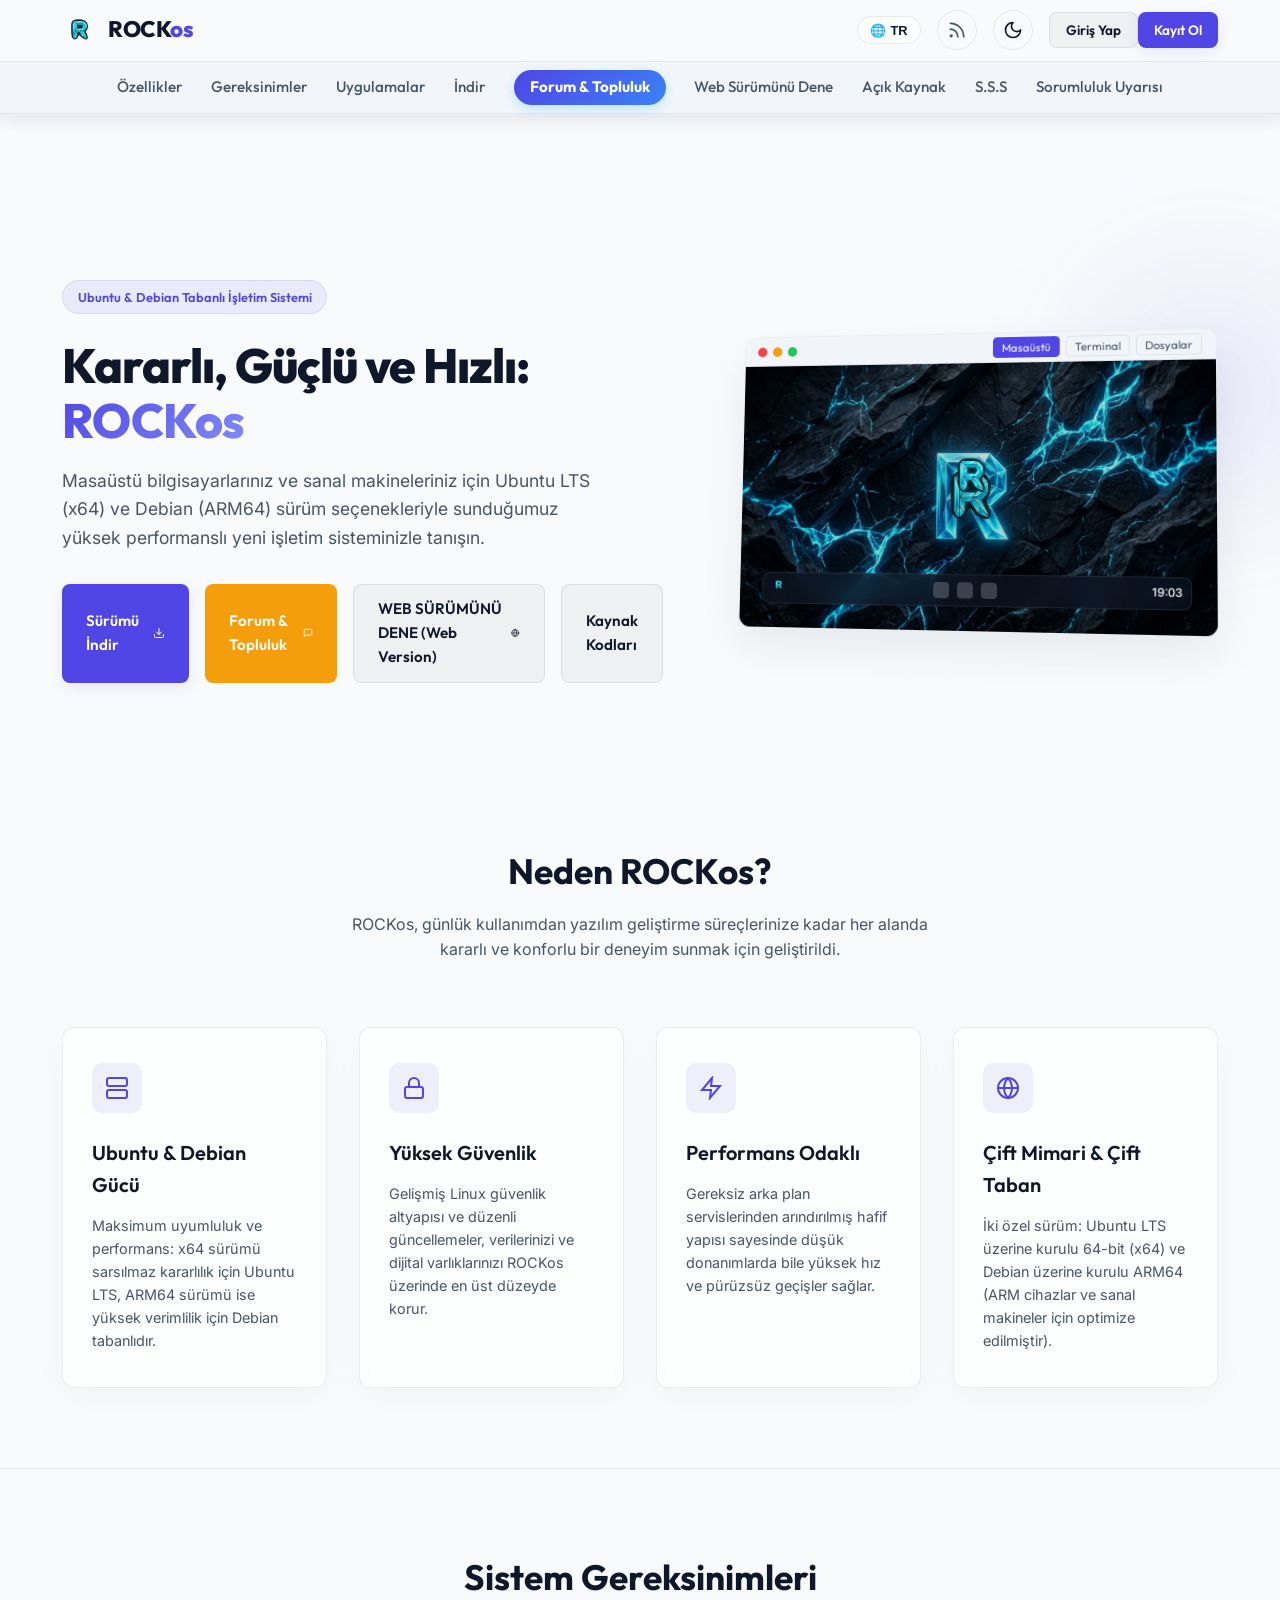
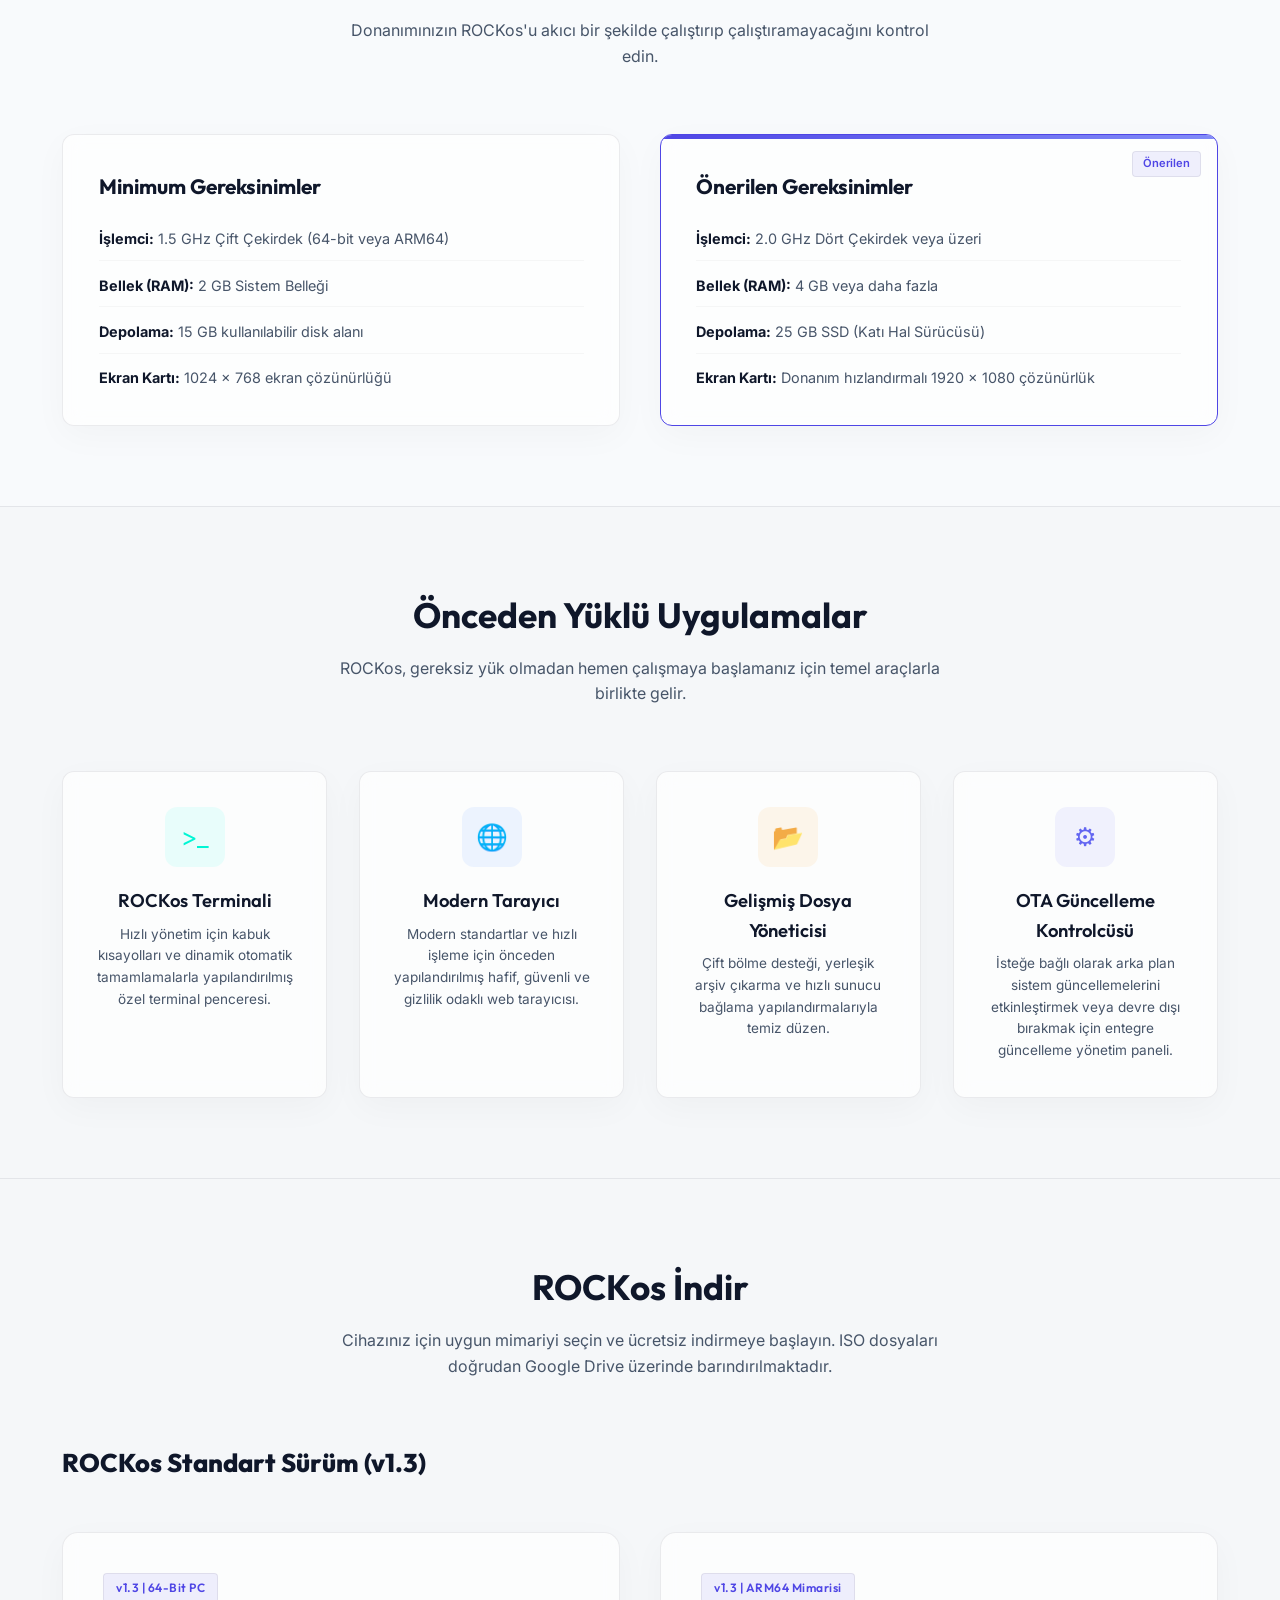
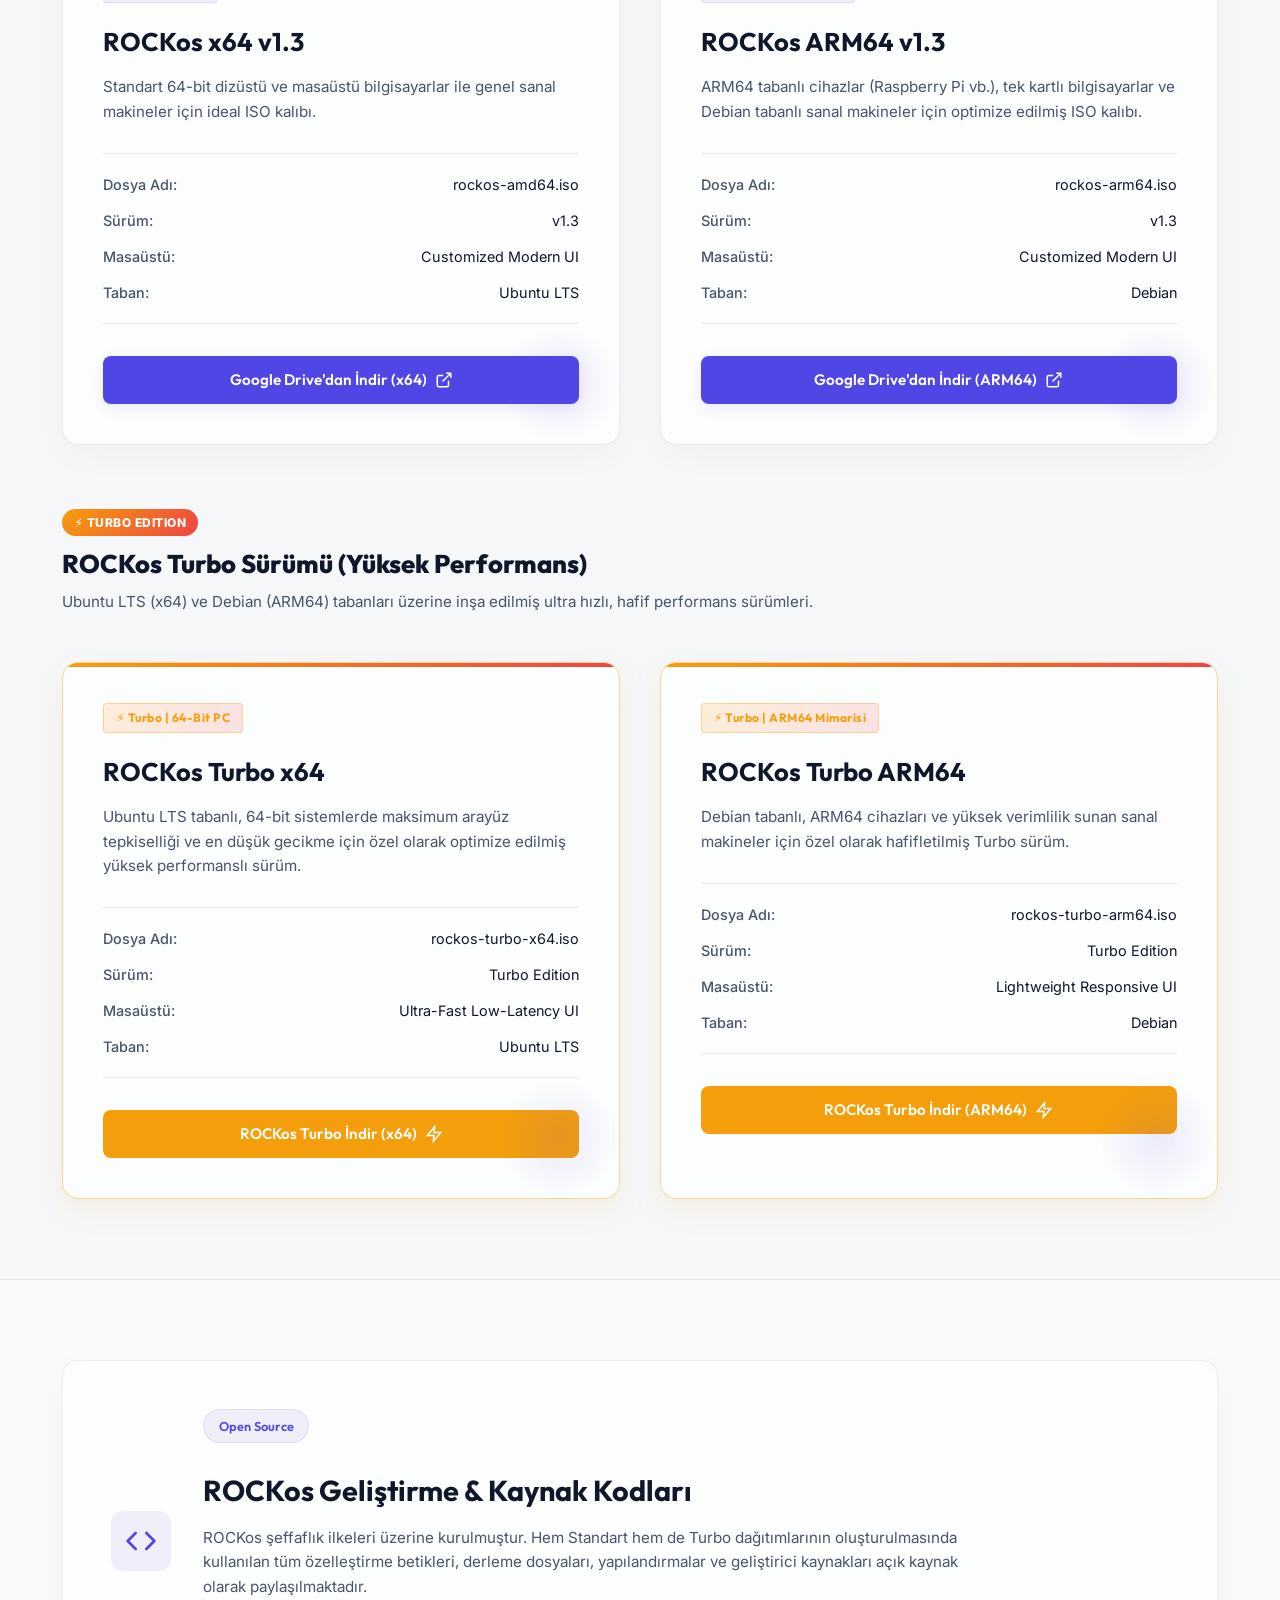
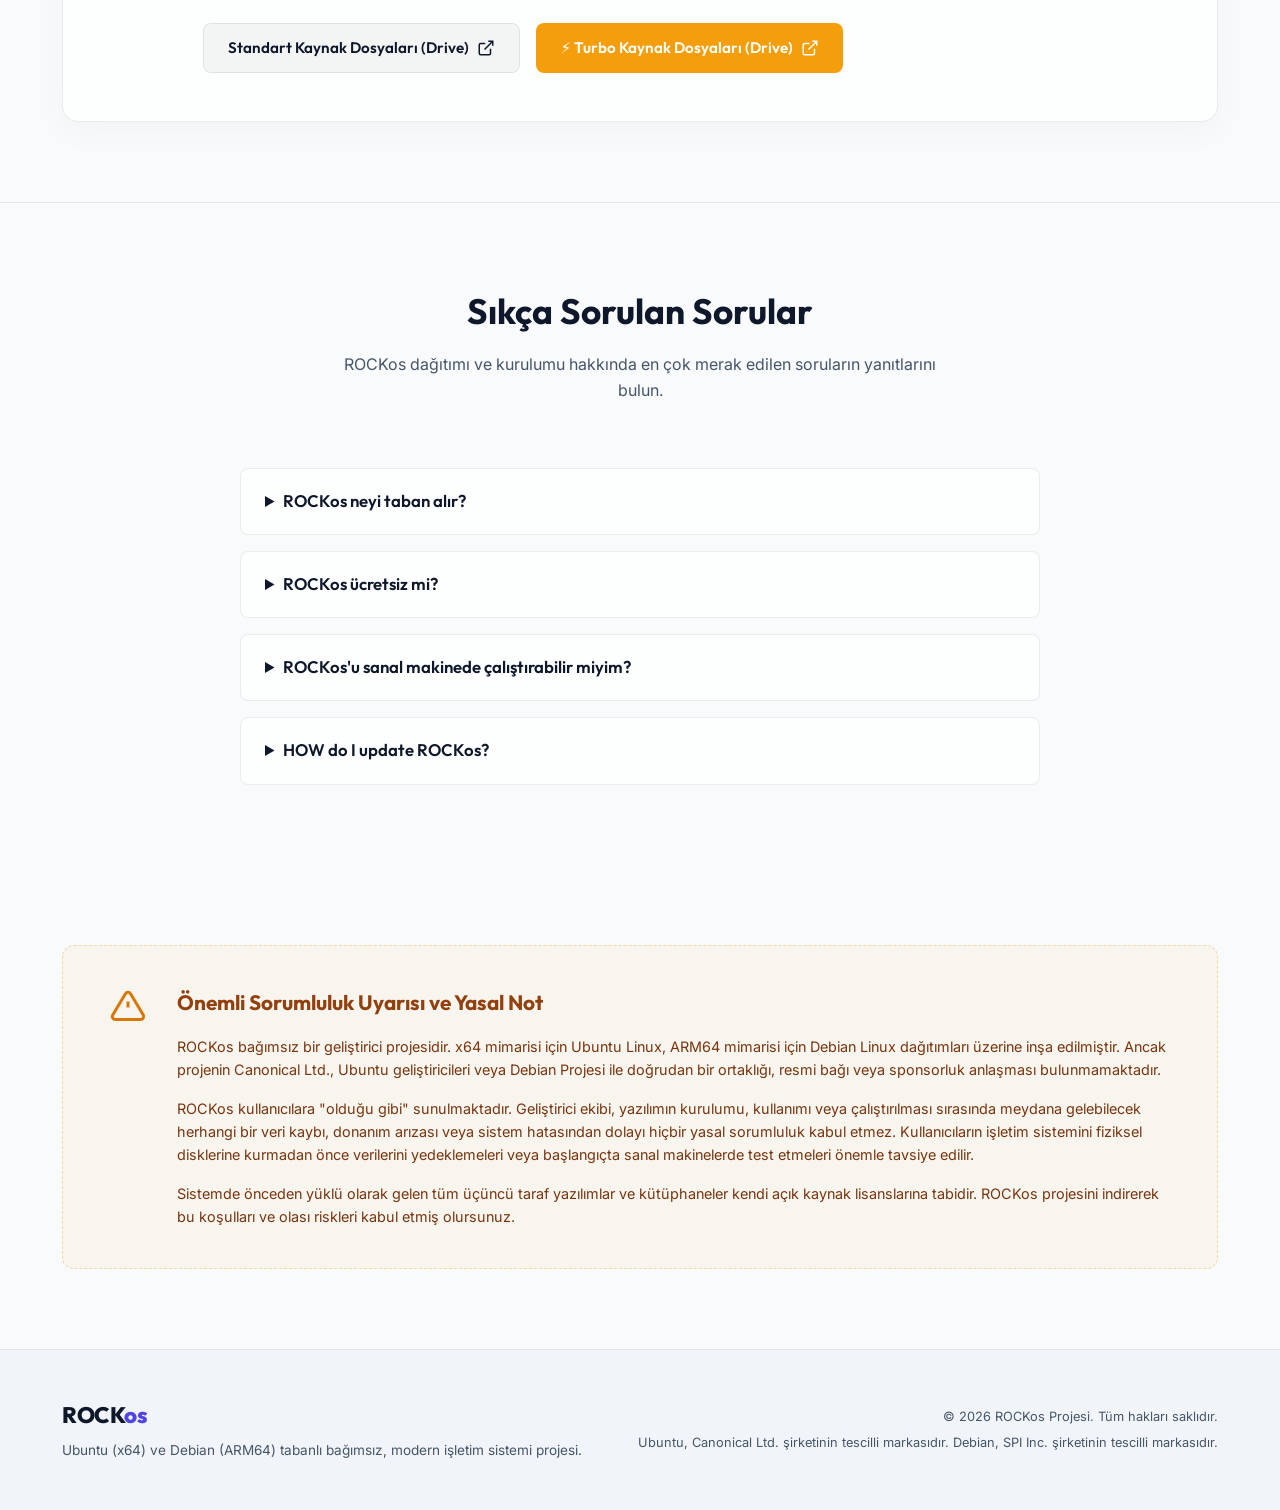
<file: index.html>
<!DOCTYPE html>
<html lang="en">
<head>
    <meta charset="UTF-8">
    <meta name="viewport" content="width=device-width, initial-scale=1.0">
    <title>ROCKos - Next Generation Ubuntu & Debian-Based Operating System</title>
    
    <!-- SEO Meta Tags -->
    <meta name="description" content="ROCKos is a next-generation modern operating system based on Ubuntu and Debian, offering stability, speed, and dual-architecture (x64 & ARM64) support. Download and experience it today.">
    <meta name="keywords" content="ROCKos, operating system, linux, ubuntu, debian, x64, arm64, utm, download iso, download linux, open source">
    <meta name="author" content="ROCKos Team">
    
    <!-- Open Graph (Social Media Sharing) -->
    <meta property="og:title" content="ROCKos - Next Generation Ubuntu & Debian-Based Operating System">
    <meta property="og:description" content="Meet ROCKos, the next-generation Linux distribution with speed, stability, and dual-architecture support.">
    <meta property="og:image" content="logo.png">
    <meta property="og:type" content="website">

    <!-- Browser Theme & FOUC Prevention -->
    <meta name="color-scheme" content="light dark">
    <script>
        {
            const savedTheme = localStorage.getItem("color-scheme");
            if (savedTheme === "light" || savedTheme === "dark") {
                document.querySelector('meta[name="color-scheme"]').content = savedTheme;
                document.documentElement.setAttribute('data-theme', savedTheme);
            }
        }
    </script>
    <link rel="alternate" type="application/rss+xml" title="ROCKos Updates Feed" href="feed.xml">

    <!-- Google Fonts -->
    <link rel="preconnect" href="https://fonts.googleapis.com">
    <link rel="preconnect" href="https://fonts.gstatic.com" crossorigin>
    <link href="https://fonts.googleapis.com/css2?family=Inter:wght@300;400;500;600;700&family=Outfit:wght@400;500;600;700;800&display=swap" rel="stylesheet">
    
    <!-- Scripts & CSS -->
    <link rel="stylesheet" href="style.css">
    <script src="translations.js"></script>
    <script src="firebase-config.js"></script>
</head>
<body>

    <!-- 2-Tier Full-Width Header / Navigation -->
    <header class="header">
        <!-- Header Tier 1: Brand Logo, Actions, Auth & Controls -->
        <div class="header-top">
            <div class="container header-container-top">
                <a href="index.html" class="logo-area" aria-label="ROCKos Home">
                    <div class="logo-fallback-wrapper">
                        <img src="logo.png" alt="ROCKos Logo" class="logo-img" onerror="this.style.display='none'; this.nextElementSibling.style.display='inline-block';">
                        <span class="logo-text-icon" style="display:none;">🪨</span>
                    </div>
                    <span class="logo-text">ROCK<span class="logo-accent">os</span></span>
                </a>

                <div class="header-actions">
                    <!-- Language Toggle (TR / EN) -->
                    <button id="lang-toggle" class="lang-toggle-btn" title="Switch Language / Dil Değiştir">
                        <span class="lang-icon">🌐</span>
                        <span id="lang-text" class="lang-text">TR</span>
                    </button>

                    <!-- RSS Button -->
                    <a href="feed.xml" target="_blank" class="rss-link-btn" title="RSS Feed" aria-label="ROCKos RSS Updates Feed">
                        <svg viewBox="0 0 24 24" fill="none" stroke="currentColor" stroke-width="2" stroke-linecap="round" stroke-linejoin="round">
                            <path d="M4 11a9 9 0 0 1 9 9"></path>
                            <path d="M4 4a16 16 0 0 1 16 16"></path>
                            <circle cx="5" cy="19" r="1"></circle>
                        </svg>
                    </a>

                    <!-- Theme Toggle -->
                    <button id="theme-toggle" class="theme-toggle-btn" aria-label="Toggle Theme" title="Light/Dark Theme">
                        <svg class="sun-icon" viewBox="0 0 24 24" fill="none" stroke="currentColor" stroke-width="2" stroke-linecap="round" stroke-linejoin="round">
                            <circle cx="12" cy="12" r="4"></circle>
                            <path d="M12 2v2M12 20v2M4.93 4.93l1.41 1.41M17.66 17.66l1.41 1.41M2 12h2M20 12h2M6.34 17.66l-1.41 1.41M19.07 4.93l-1.41 1.41"></path>
                        </svg>
                        <svg class="moon-icon" viewBox="0 0 24 24" fill="none" stroke="currentColor" stroke-width="2" stroke-linecap="round" stroke-linejoin="round">
                            <path d="M12 3a6 6 0 0 0 9 9 9 9 0 1 1-9-9Z"></path>
                        </svg>
                    </button>

                    <!-- Auth Area -->
                    <div id="auth-buttons-area" class="auth-buttons-wrapper">
                        <button id="btn-open-login" class="btn btn-secondary btn-sm" data-i18n="nav_login">Login</button>
                        <button id="btn-open-register" class="btn btn-primary btn-sm" data-i18n="nav_register">Register</button>
                    </div>

                    <div id="user-profile-badge" class="user-badge-container" style="display:none;">
                        <div class="user-info">
                            <span id="user-badge-name" class="user-name">User</span>
                            <span id="user-badge-level" class="user-level-tag">Lvl 1</span>
                            <span id="user-badge-role" class="user-role-tag member">MEMBER</span>
                        </div>
                        <button id="btn-admin-panel" class="btn btn-warning btn-sm" style="display:none;" data-i18n="nav_admin_panel">Admin Panel</button>
                        <button id="btn-logout" class="btn btn-secondary btn-sm" data-i18n="nav_logout">Logout</button>
                    </div>
                </div>
            </div>
        </div>

        <!-- Header Tier 2: Wide Navigation Bar -->
        <div class="header-bottom">
            <div class="container header-container-bottom">
                <nav class="nav-menu" aria-label="Main Menu">
                    <a href="#features" class="nav-link" data-i18n="nav_features">Features</a>
                    <a href="#requirements" class="nav-link" data-i18n="nav_requirements">Requirements</a>
                    <a href="#apps" class="nav-link" data-i18n="nav_apps">Apps</a>
                    <a href="#download" class="nav-link" data-i18n="nav_download">Download</a>
                    <a href="forum.html" class="nav-link nav-highlight" data-i18n="nav_forum">Forum & Community</a>
                    <a href="https://rockosweb.vercel.app" target="_blank" rel="noopener" class="nav-link" data-i18n="nav_try_web">Try on Web</a>
                    <a href="#open-source" class="nav-link" data-i18n="nav_open_source">Open Source</a>
                    <a href="#faq" class="nav-link" data-i18n="nav_faq">FAQ</a>
                    <a href="#disclaimer" class="nav-link" data-i18n="nav_disclaimer">Disclaimer</a>
                </nav>
            </div>
        </div>
    </header>

    <!-- Main Content -->
    <main class="main-content-spaced">
        <!-- Hero Section -->
        <section class="hero-section">
            <div class="container hero-container">
                <div class="hero-content">
                    <div class="badge" data-i18n="hero_badge">Ubuntu & Debian-Based Operating System</div>
                    <h1 class="hero-title"><span data-i18n="hero_title">Stable, Powerful, and Fast: </span><span class="text-glow">ROCKos</span></h1>
                    <p class="hero-subtitle" data-i18n="hero_subtitle">Meet your new high-performance operating system, offered in Ubuntu LTS (x64) and Debian (ARM64) editions for optimal desktop and virtual machine performance.</p>
                    
                    <div class="hero-ctas">
                        <a href="#download" class="btn btn-primary">
                            <span data-i18n="hero_btn_download">Download Release</span>
                            <svg class="btn-icon" viewBox="0 0 24 24" fill="none" stroke="currentColor" stroke-width="2" stroke-linecap="round" stroke-linejoin="round">
                                <path d="M21 15v4a2 2 0 0 1-2 2H5a2 2 0 0 1-2-2v-4M7 10l5 5 5-5M12 15V3"/>
                            </svg>
                        </a>
                        <a href="forum.html" class="btn btn-warning">
                            <span data-i18n="nav_forum">Forum & Community</span>
                            <svg class="btn-icon" viewBox="0 0 24 24" fill="none" stroke="currentColor" stroke-width="2">
                                <path d="M21 15a2 2 0 0 1-2 2H7l-4 4V5a2 2 0 0 1 2-2h14a2 2 0 0 1 2 2z"/>
                            </svg>
                        </a>
                        <a href="https://rockosweb.vercel.app" target="_blank" rel="noopener" class="btn btn-secondary">
                            <span data-i18n="hero_btn_try_web">TRY ON WEB (Web Version)</span>
                            <svg class="btn-icon" viewBox="0 0 24 24" fill="none" stroke="currentColor" stroke-width="2" stroke-linecap="round" stroke-linejoin="round">
                                <circle cx="12" cy="12" r="10"></circle>
                                <line x1="2" y1="12" x2="22" y2="12"></line>
                                <path d="M12 2a15.3 15.3 0 0 1 4 10 15.3 15.3 0 0 1-4 10 15.3 15.3 0 0 1-4-10 15.3 15.3 0 0 1 4-10z"></path>
                            </svg>
                        </a>
                        <a href="#open-source" class="btn btn-secondary" data-i18n="hero_btn_source">Source Codes</a>
                    </div>
                </div>
                
                <!-- Desktop Interface Simulation / Interactive Tour -->
                <div class="hero-preview">
                    <div class="desktop-mockup">
                        <div class="mockup-header">
                            <span class="dot red"></span>
                            <span class="dot yellow"></span>
                            <span class="dot green"></span>
                            <div class="mockup-tabs">
                                <button class="mockup-tab-btn active" data-tab="desktop" data-i18n="tab_desktop">Desktop</button>
                                <button class="mockup-tab-btn" data-tab="terminal" data-i18n="tab_terminal">Terminal</button>
                                <button class="mockup-tab-btn" data-tab="files" data-i18n="tab_files">Files</button>
                            </div>
                        </div>
                        <div class="mockup-body">
                            <!-- Tab 1: Desktop View -->
                            <div class="mockup-tab-content active" id="tab-desktop">
                                <div class="desktop-overlay">
                                    <div class="desktop-logo">
                                        <img src="logo.png" alt="ROCKos Center Logo" class="desktop-logo-img" onerror="this.style.display='none'; this.nextElementSibling.style.display='block';">
                                        <span class="desktop-logo-fallback" style="display:none; font-size: 2.5rem;">🪨</span>
                                    </div>
                                    <div class="desktop-bottom-bar">
                                        <div class="bar-menu-icon">
                                            <img src="logo.png" alt="Menu" onerror="this.style.display='none'; this.nextElementSibling.style.display='inline-block';">
                                            <span class="menu-icon-fallback" style="display:none; font-size: 0.8rem;">🪨</span>
                                        </div>
                                        <div class="bar-app-icons">
                                            <span class="app-icon terminal-icon-mock" title="Terminal"></span>
                                            <span class="app-icon files-icon-mock" title="Files"></span>
                                            <span class="app-icon browser-icon-mock" title="Browser"></span>
                                        </div>
                                        <div class="bar-status">
                                            <span class="time">19:03</span>
                                        </div>
                                    </div>
                                </div>
                            </div>
                            
                            <!-- Tab 2: Terminal View -->
                            <div class="mockup-tab-content" id="tab-terminal">
                                <div class="terminal-container">
                                    <div class="terminal-input-line"><span class="prompt">rockos@system:~$</span> <span class="typed-text">neofetch</span></div>
                                    <div class="terminal-output">
                                        <p><span style="color:#38bdf8">OS:</span> ROCKos 1.3 (x64 / ARM64)</p>
                                        <p><span style="color:#38bdf8">Kernel:</span> 6.8.0-generic</p>
                                        <p><span style="color:#38bdf8">Base:</span> Ubuntu LTS &amp; Debian</p>
                                        <p><span style="color:#38bdf8">Shell:</span> bash 5.2.21</p>
                                        <p>rockos@system:~$ <span class="cursor">_</span></p>
                                    </div>
                                </div>
                            </div>

                            <!-- Tab 3: File Manager View -->
                            <div class="mockup-tab-content" id="tab-files">
                                <div class="files-container">
                                    <div class="files-sidebar">
                                        <div class="sidebar-item active">🏠 Home</div>
                                        <div class="sidebar-item">📥 Downloads</div>
                                        <div class="sidebar-item">📄 Documents</div>
                                        <div class="sidebar-item">📁 Devices</div>
                                    </div>
                                    <div class="files-view">
                                        <div class="file-item">
                                            <span class="file-icon">📁</span>
                                            <span class="file-name">ROCKos</span>
                                        </div>
                                        <div class="file-item">
                                            <span class="file-icon">💾</span>
                                            <span class="file-name">rockos-amd64.iso</span>
                                        </div>
                                        <div class="file-item">
                                            <span class="file-icon">💾</span>
                                            <span class="file-name">rockos-arm64.iso</span>
                                        </div>
                                    </div>
                                </div>
                            </div>
                        </div>
                    </div>
                </div>
            </div>
        </section>

        <!-- Features Section -->
        <section id="features" class="features-section">
            <div class="container">
                <div class="section-header">
                    <h2 class="section-title" data-i18n="features_title">Why ROCKos?</h2>
                    <p class="section-description" data-i18n="features_desc">ROCKos has been developed to provide a stable and comfortable environment for everything from daily use to software development workflows.</p>
                </div>
                
                <div class="features-grid">
                    <div class="feature-card">
                        <div class="feature-icon-wrapper">
                            <svg class="feature-icon" viewBox="0 0 24 24" fill="none" stroke="currentColor" stroke-width="2">
                                <rect x="2" y="2" width="20" height="8" rx="2" ry="2"></rect>
                                <rect x="2" y="14" width="20" height="8" rx="2" ry="2"></rect>
                                <line x1="6" y1="6" x2="6.01" y2="6"></line>
                                <line x1="6" y1="18" x2="6.01" y2="18"></line>
                            </svg>
                        </div>
                        <h3 class="feature-card-title" data-i18n="feature_1_title">Powered by Ubuntu & Debian</h3>
                        <p class="feature-card-text" data-i18n="feature_1_desc">Get maximum compatibility and performance: x64 edition is built on Ubuntu LTS for rock-solid stability, while ARM64 edition is built on Debian for lightweight efficiency.</p>
                    </div>

                    <div class="feature-card">
                        <div class="feature-icon-wrapper">
                            <svg class="feature-icon" viewBox="0 0 24 24" fill="none" stroke="currentColor" stroke-width="2">
                                <rect x="3" y="11" width="18" height="11" rx="2" ry="2"></rect>
                                <path d="M7 11V7a5 5 0 0 1 10 0v4"></path>
                            </svg>
                        </div>
                        <h3 class="feature-card-title" data-i18n="feature_2_title">High Security</h3>
                        <p class="feature-card-text" data-i18n="feature_2_desc">Advanced Linux security infrastructure and regular updates protect your data and digital assets at the highest level on ROCKos.</p>
                    </div>

                    <div class="feature-card">
                        <div class="feature-icon-wrapper">
                            <svg class="feature-icon" viewBox="0 0 24 24" fill="none" stroke="currentColor" stroke-width="2">
                                <polygon points="13 2 3 14 12 14 11 22 21 10 12 10 13 2"></polygon>
                            </svg>
                        </div>
                        <h3 class="feature-card-title" data-i18n="feature_3_title">Performance Focused</h3>
                        <p class="feature-card-text" data-i18n="feature_3_desc">With its lightweight structure stripped of unnecessary background services, it delivers high speed and smooth transitions even on low-spec hardware.</p>
                    </div>

                    <div class="feature-card">
                        <div class="feature-icon-wrapper">
                            <svg class="feature-icon" viewBox="0 0 24 24" fill="none" stroke="currentColor" stroke-width="2">
                                <path d="M12 22c5.523 0 10-4.477 10-10S17.523 2 12 2 2 6.477 2 12s4.477 10 10 10z"/>
                                <path d="M12 2a15.3 15.3 0 0 1 4 10 15.3 15.3 0 0 1-4 10 15.3 15.3 0 0 1-4-10 15.3 15.3 0 0 1 4-10z"/>
                                <path d="M2 12h20"/>
                            </svg>
                        </div>
                        <h3 class="feature-card-title" data-i18n="feature_4_title">Dual Architecture & Base</h3>
                        <p class="feature-card-text" data-i18n="feature_4_desc">Two specialized editions: 64-bit (x64) built on Ubuntu LTS, and ARM64 built on Debian (optimized for ARM devices and virtual machines).</p>
                    </div>
                </div>
            </div>
        </section>

        <!-- Requirements Section -->
        <section id="requirements" class="requirements-section">
            <div class="container">
                <div class="section-header">
                    <h2 class="section-title" data-i18n="req_title">System Requirements</h2>
                    <p class="section-description" data-i18n="req_desc">Check if your hardware meets the specifications required to run ROCKos smoothly.</p>
                </div>
                <div class="requirements-grid">
                    <div class="requirements-card">
                        <h3 data-i18n="req_min_title">Minimum Specifications</h3>
                        <ul class="specs-list">
                            <li><strong data-i18n="req_cpu">Processor:</strong> <span data-i18n="req_min_cpu">1.5 GHz Dual-Core (64-bit or ARM64)</span></li>
                            <li><strong data-i18n="req_ram">Memory (RAM):</strong> <span data-i18n="req_min_ram">2 GB System Memory</span></li>
                            <li><strong data-i18n="req_storage">Storage:</strong> <span data-i18n="req_min_storage">15 GB available disk space</span></li>
                            <li><strong data-i18n="req_gpu">Graphics:</strong> <span data-i18n="req_min_gpu">1024 x 768 screen resolution</span></li>
                        </ul>
                    </div>
                    <div class="requirements-card recommended">
                        <div class="rec-badge" data-i18n="req_recommended_badge">Recommended</div>
                        <h3 data-i18n="req_rec_title">Recommended Specifications</h3>
                        <ul class="specs-list">
                            <li><strong data-i18n="req_cpu">Processor:</strong> <span data-i18n="req_rec_cpu">2.0 GHz Quad-Core or better</span></li>
                            <li><strong data-i18n="req_ram">Memory (RAM):</strong> <span data-i18n="req_rec_ram">4 GB or more</span></li>
                            <li><strong data-i18n="req_storage">Storage:</strong> <span data-i18n="req_rec_storage">25 GB SSD (Solid State Drive)</span></li>
                            <li><strong data-i18n="req_gpu">Graphics:</strong> <span data-i18n="req_rec_gpu">1920 x 1080 resolution with hardware acceleration</span></li>
                        </ul>
                    </div>
                </div>
            </div>
        </section>

        <!-- Pre-installed Apps Section -->
        <section id="apps" class="apps-section">
            <div class="container">
                <div class="section-header">
                    <h2 class="section-title" data-i18n="apps_title">Pre-installed Applications</h2>
                    <p class="section-description" data-i18n="apps_desc">ROCKos comes loaded with essential tools to get you started immediately without unnecessary clutter.</p>
                </div>
                <div class="apps-grid">
                    <div class="app-showcase-card">
                        <div class="app-icon-box terminal-theme">
                            <span>&gt;_</span>
                        </div>
                        <h4 data-i18n="app_1_title">ROCKos Terminal</h4>
                        <p data-i18n="app_1_desc">A customized terminal window configured with shell shortcuts and dynamic auto-completions for fast administration.</p>
                    </div>
                    <div class="app-showcase-card">
                        <div class="app-icon-box browser-theme">
                            <span>🌐</span>
                        </div>
                        <h4 data-i18n="app_2_title">Modern Browser</h4>
                        <p data-i18n="app_2_desc">Lightweight, secure, and privacy-focused web browser pre-configured for modern standards and fast rendering.</p>
                    </div>
                    <div class="app-showcase-card">
                        <div class="app-icon-box files-theme">
                            <span>📂</span>
                        </div>
                        <h4 data-i18n="app_3_title">Advanced File Manager</h4>
                        <p data-i18n="app_3_desc">Clean layout with dual-pane support, built-in archive extraction, and quick server mount configurations.</p>
                    </div>
                    <div class="app-showcase-card">
                        <div class="app-icon-box ota-theme">
                            <span>⚙️</span>
                        </div>
                        <h4 data-i18n="app_4_title">OTA Update Controller</h4>
                        <p data-i18n="app_4_desc">Integrated update control manager for enabling or disabling background system updates on demand.</p>
                    </div>
                </div>
            </div>
        </section>

        <!-- Download Section -->
        <section id="download" class="download-section">
            <div class="container">
                <div class="section-header">
                    <h2 class="section-title" data-i18n="dl_title">Download ROCKos</h2>
                    <p class="section-description" data-i18n="dl_desc">Select the appropriate architecture for your device and start downloading for free. ISO files are hosted and downloaded directly from Google Drive.</p>
                </div>

                <!-- Standard Edition Header -->
                <div class="download-edition-header">
                    <h3 class="edition-title" data-i18n="dl_standard_header_title">ROCKos Standard Edition (v1.3)</h3>
                </div>

                <div class="download-grid">
                    <!-- Standard x64 Release -->
                    <div class="download-card">
                        <div class="card-badge" data-i18n="dl_x64_badge">v1.3 | 64-Bit PC</div>
                        <h3 class="download-card-title" data-i18n="dl_x64_title">ROCKos x64 v1.3</h3>
                        <p class="download-card-desc" data-i18n="dl_x64_desc">Ideal ISO image for standard 64-bit laptops, desktops, and general-purpose virtual machines.</p>
                        
                        <ul class="download-details">
                            <li><strong data-i18n="dl_file_name">File Name:</strong> rockos-amd64.iso</li>
                            <li><strong data-i18n="dl_version">Version:</strong> v1.3</li>
                            <li><strong data-i18n="dl_desktop_ui">Desktop:</strong> Customized Modern UI</li>
                            <li><strong data-i18n="dl_base">Base:</strong> Ubuntu LTS</li>
                        </ul>
                        
                        <a href="/api/download?file=x64" target="_blank" rel="noopener" class="btn btn-primary btn-block">
                            <span data-i18n="dl_btn_x64">Download from Google Drive (x64)</span>
                            <svg class="btn-icon" viewBox="0 0 24 24" fill="none" stroke="currentColor" stroke-width="2">
                                <path d="M18 13v6a2 2 0 0 1-2 2H5a2 2 0 0 1-2-2V8a2 2 0 0 1 2-2h6M15 3h6v6M10 14L21 3"/>
                            </svg>
                        </a>
                    </div>

                    <!-- Standard ARM64 Release -->
                    <div class="download-card">
                        <div class="card-badge" data-i18n="dl_arm64_badge">v1.3 | ARM64 Architecture</div>
                        <h3 class="download-card-title" data-i18n="dl_arm64_title">ROCKos ARM64 v1.3</h3>
                        <p class="download-card-desc" data-i18n="dl_arm64_desc">Optimized ISO image for ARM64-based devices (like Raspberry Pi), single-board computers, and virtual machines built on Debian.</p>
                        
                        <ul class="download-details">
                            <li><strong data-i18n="dl_file_name">File Name:</strong> rockos-arm64.iso</li>
                            <li><strong data-i18n="dl_version">Version:</strong> v1.3</li>
                            <li><strong data-i18n="dl_desktop_ui">Desktop:</strong> Customized Modern UI</li>
                            <li><strong data-i18n="dl_base">Base:</strong> Debian</li>
                        </ul>
                        
                        <a href="/api/download?file=arm64" target="_blank" rel="noopener" class="btn btn-primary btn-block">
                            <span data-i18n="dl_btn_arm64">Download from Google Drive (ARM64)</span>
                            <svg class="btn-icon" viewBox="0 0 24 24" fill="none" stroke="currentColor" stroke-width="2">
                                <path d="M18 13v6a2 2 0 0 1-2 2H5a2 2 0 0 1-2-2V8a2 2 0 0 1 2-2h6M15 3h6v6M10 14L21 3"/>
                            </svg>
                        </a>
                    </div>
                </div>

                <!-- Turbo Edition Sub-section -->
                <div class="download-edition-header turbo-edition-header" style="margin-top: 4rem;">
                    <div class="turbo-label-tag">⚡ TURBO EDITION</div>
                    <h3 class="edition-title" data-i18n="dl_turbo_header_title">ROCKos Turbo Edition (High Performance)</h3>
                    <p class="edition-desc" data-i18n="dl_turbo_header_desc">Specialized ultra-fast, lightweight performance editions optimized for maximum responsiveness and minimal resource usage.</p>
                </div>

                <div class="download-grid">
                    <!-- Turbo x64 Release -->
                    <div class="download-card turbo-card">
                        <div class="card-badge turbo-badge" data-i18n="dl_turbo_x64_badge">⚡ Turbo | 64-Bit PC</div>
                        <h3 class="download-card-title" data-i18n="dl_turbo_x64_title">ROCKos Turbo x64</h3>
                        <p class="download-card-desc" data-i18n="dl_turbo_x64_desc">High-speed, low-latency edition optimized for maximum desktop responsiveness on 64-bit systems.</p>
                        
                        <ul class="download-details">
                            <li><strong data-i18n="dl_file_name">File Name:</strong> rockos-turbo-x64.iso</li>
                            <li><strong data-i18n="dl_version">Version:</strong> Turbo Edition</li>
                            <li><strong data-i18n="dl_desktop_ui">Desktop:</strong> Ultra-Fast Low-Latency UI</li>
                            <li><strong data-i18n="dl_base">Base:</strong> Ubuntu LTS</li>
                        </ul>
                        
                        <a href="/api/download?file=turbo_x64" target="_blank" rel="noopener" class="btn btn-warning btn-block">
                            <span data-i18n="dl_btn_turbo_x64">Download ROCKos Turbo (x64)</span>
                            <svg class="btn-icon" viewBox="0 0 24 24" fill="none" stroke="currentColor" stroke-width="2">
                                <path d="M13 2L3 14h9l-1 8 10-12h-9l1-8z"/>
                            </svg>
                        </a>
                    </div>

                    <!-- Turbo ARM64 Release -->
                    <div class="download-card turbo-card">
                        <div class="card-badge turbo-badge" data-i18n="dl_turbo_arm64_badge">⚡ Turbo | ARM64 Architecture</div>
                        <h3 class="download-card-title" data-i18n="dl_turbo_arm64_title">ROCKos Turbo ARM64</h3>
                        <p class="download-card-desc" data-i18n="dl_turbo_arm64_desc">Ultra-lightweight edition optimized for ARM64 devices and high-efficiency virtual machines.</p>
                        
                        <ul class="download-details">
                            <li><strong data-i18n="dl_file_name">File Name:</strong> rockos-turbo-arm64.iso</li>
                            <li><strong data-i18n="dl_version">Version:</strong> Turbo Edition</li>
                            <li><strong data-i18n="dl_desktop_ui">Desktop:</strong> Lightweight Responsive UI</li>
                            <li><strong data-i18n="dl_base">Base:</strong> Debian</li>
                        </ul>
                        
                        <a href="/api/download?file=turbo_arm64" target="_blank" rel="noopener" class="btn btn-warning btn-block">
                            <span data-i18n="dl_btn_turbo_arm64">Download ROCKos Turbo (ARM64)</span>
                            <svg class="btn-icon" viewBox="0 0 24 24" fill="none" stroke="currentColor" stroke-width="2">
                                <path d="M13 2L3 14h9l-1 8 10-12h-9l1-8z"/>
                            </svg>
                        </a>
                    </div>
                </div>
            </div>
        </section>

        <!-- Open Source Section -->
        <section id="open-source" class="opensource-section">
            <div class="container">
                <div class="opensource-box">
                    <div class="opensource-icon-container">
                        <svg class="opensource-icon" viewBox="0 0 24 24" fill="none" stroke="currentColor" stroke-width="2" stroke-linecap="round" stroke-linejoin="round">
                            <path d="M16 18l6-6-6-6M8 6L2 12l6 6"></path>
                        </svg>
                    </div>
                    <div class="opensource-content">
                        <span class="badge">Open Source</span>
                        <h2 data-i18n="os_title">ROCKos Development & Source Codes</h2>
                        <p data-i18n="os_desc">ROCKos is built on the principles of transparency. All customization scripts, build files, configurations, and developer resources used in creating both Standard and Turbo distributions are shared as open source. Explore our Google Drive folders to see behind the scenes of ROCKos.</p>
                        
                        <div class="opensource-buttons-group" style="display: flex; gap: 1rem; flex-wrap: wrap; margin-top: 1.2rem;">
                            <!-- Standard Source Files -->
                            <a href="https://drive.google.com/drive/folders/1wRJqG1ehxSXbhG_JVaGIWgtBuVnZ05zi?usp=drive_link" target="_blank" rel="noopener" class="btn btn-secondary">
                                <span data-i18n="os_btn_standard">Standard Source Files (Drive)</span>
                                <svg class="btn-icon" viewBox="0 0 24 24" fill="none" stroke="currentColor" stroke-width="2">
                                    <path d="M18 13v6a2 2 0 0 1-2 2H5a2 2 0 0 1-2-2V8a2 2 0 0 1 2-2h6M15 3h6v6M10 14L21 3"/>
                                </svg>
                            </a>
                            <!-- Turbo Source Files -->
                            <a href="https://drive.google.com/drive/folders/1-AAOX7mFHGuNqw1BIf9KDDB_WSkYjgjx?usp=sharing" target="_blank" rel="noopener" class="btn btn-warning">
                                <span data-i18n="os_btn_turbo">⚡ Turbo Source Files (Drive)</span>
                                <svg class="btn-icon" viewBox="0 0 24 24" fill="none" stroke="currentColor" stroke-width="2">
                                    <path d="M18 13v6a2 2 0 0 1-2 2H5a2 2 0 0 1-2-2V8a2 2 0 0 1 2-2h6M15 3h6v6M10 14L21 3"/>
                                </svg>
                            </a>
                        </div>
                    </div>
                </div>
            </div>
        </section>

        <!-- FAQ Section -->
        <section id="faq" class="faq-section">
            <div class="container">
                <div class="section-header">
                    <h2 class="section-title" data-i18n="faq_title">Frequently Asked Questions</h2>
                    <p class="section-description" data-i18n="faq_desc">Find quick answers to common questions about ROCKos distribution and installation.</p>
                </div>
                <div class="faq-accordion">
                    <details class="faq-item">
                        <summary class="faq-question" data-i18n="faq_1_q">What is ROCKos based on?</summary>
                        <div class="faq-answer">
                            <p data-i18n="faq_1_a">ROCKos is offered in two specialized builds: the x64 edition is based on the stable Ubuntu LTS release, while the ARM64 edition is built on Debian for maximum efficiency and lightweight performance.</p>
                        </div>
                    </details>
                    <details class="faq-item">
                        <summary class="faq-question" data-i18n="faq_2_q">Is ROCKos free to use?</summary>
                        <div class="faq-answer">
                            <p data-i18n="faq_2_a">Yes, ROCKos is fully free and open-source. All configuration scripts, custom builds, and resources are publicly shared under open-source licenses.</p>
                        </div>
                    </details>
                    <details class="faq-item">
                        <summary class="faq-question" data-i18n="faq_3_q">Can I run ROCKos in virtual machines?</summary>
                        <div class="faq-answer">
                            <p data-i18n="faq_3_a">Yes! ROCKos builds are specifically optimized to run in virtual machines (like UTM, VMware, or QEMU), providing a smooth and fast desktop experience.</p>
                        </div>
                    </details>
                    <details class="faq-item">
                        <summary class="faq-question" data-i18n="faq_4_q">How do I update ROCKos?</summary>
                        <div class="faq-answer">
                            <p data-i18n="faq_4_a">ROCKos uses standard Linux package management. You can update your system anytime by opening your terminal and running sudo apt update && sudo apt upgrade.</p>
                        </div>
                    </details>
                </div>
            </div>
        </section>

        <!-- Disclaimer Section -->
        <section id="disclaimer" class="disclaimer-section">
            <div class="container">
                <div class="disclaimer-box">
                    <div class="disclaimer-icon-container">
                        <svg class="disclaimer-icon" viewBox="0 0 24 24" fill="none" stroke="currentColor" stroke-width="2">
                            <path d="M10.29 3.86L1.82 18a2 2 0 0 0 1.71 3h16.94a2 2 0 0 0 1.71-3L13.71 3.86a2 2 0 0 0-3.42 0z"></path>
                            <line x1="12" y1="9" x2="12" y2="13"></line>
                            <line x1="12" y1="17" x2="12.01" y2="17"></line>
                        </svg>
                    </div>
                    <div class="disclaimer-content">
                        <h3 data-i18n="disc_title">Important Disclaimer & Legal Notice</h3>
                        <p data-i18n="disc_p1">ROCKos is an independent developer project. It is built on top of the Ubuntu Linux distribution for x64 architecture and Debian Linux for ARM64 architecture. However, the project has no direct partnership, official affiliation, or sponsorship agreement with Canonical Ltd., Ubuntu developers, or the Debian Project.</p>
                        <p data-i18n="disc_p2">ROCKos is provided to users "as is". The development team accepts no legal liability for any data loss, hardware failure, or system errors that may occur during the installation, use, or execution of the software. Users are strongly advised to back up their data before installing the operating system on their physical disks or to test it in virtual machines initially.</p>
                        <p data-i18n="disc_p3">All third-party software and libraries pre-installed on the system are subject to their own open-source licenses. By downloading the ROCKos project, you agree to these terms and potential risks.</p>
                    </div>
                </div>
            </div>
        </section>
    </main>

    <!-- Footer -->
    <footer class="footer">
        <div class="container footer-container">
            <div class="footer-brand">
                <span class="logo-text">ROCK<span class="logo-accent">os</span></span>
                <p data-i18n="footer_brand">An independent, modern operating system project based on Ubuntu (x64) and Debian (ARM64).</p>
            </div>
            <div class="footer-links">
                <p data-i18n="footer_copy">© 2026 ROCKos Project. All rights reserved.</p>
                <p data-i18n="footer_trademarks">Ubuntu is a registered trademark of Canonical Ltd. Debian is a registered trademark of SPI Inc.</p>
            </div>
        </div>
    </footer>

    <!-- MODAL WINDOWS -->
    <div id="modal-login" class="modal-overlay" style="display:none;">
        <div class="modal-card">
            <button class="modal-close-btn">&times;</button>
            <h3 data-i18n="login_modal_title">Welcome Back</h3>
            <p class="modal-desc" data-i18n="login_modal_subtitle">Log in to your ROCKos Community Account</p>
            
            <form id="form-login" class="modal-form">
                <div class="form-group">
                    <label data-i18n="username_label">Username</label>
                    <input type="text" id="login-username" required data-i18n="login_username_ph" placeholder="Enter your username">
                </div>
                <div class="form-group">
                    <label data-i18n="password_label">Password</label>
                    <input type="password" id="login-password" required data-i18n="login_password_ph" placeholder="Enter your password">
                </div>
                <button type="submit" class="btn btn-primary btn-block" data-i18n="login_btn">Login</button>
            </form>

            <div class="modal-footer-link">
                <span id="link-switch-register" data-i18n="need_account">Don't have an account? Register</span>
            </div>
        </div>
    </div>

    <div id="modal-register" class="modal-overlay" style="display:none;">
        <div class="modal-card">
            <button class="modal-close-btn">&times;</button>
            <h3 data-i18n="register_modal_title">Join Community</h3>
            <p class="modal-desc" data-i18n="register_modal_subtitle">Create a new ROCKos account to post & level up</p>
            
            <form id="form-register" class="modal-form">
                <div class="form-group">
                    <label data-i18n="username_label">Username</label>
                    <input type="text" id="register-username" required data-i18n="reg_username_ph" placeholder="Choose a username">
                </div>
                <div class="form-group">
                    <label data-i18n="password_label">Password</label>
                    <input type="password" id="register-password" required data-i18n="reg_password_ph" placeholder="Choose a password">
                </div>
                <button type="submit" class="btn btn-primary btn-block" data-i18n="register_btn">Create Account</button>
            </form>

            <div class="modal-footer-link">
                <span id="link-switch-login" data-i18n="already_account">Already have an account? Login</span>
            </div>
        </div>
    </div>

    <div id="modal-admin-panel" class="modal-overlay" style="display:none;">
        <div class="modal-card modal-xl">
            <button class="modal-close-btn">&times;</button>
            <h3 data-i18n="admin_panel_title">Admin Control Panel</h3>
            <p class="modal-desc" data-i18n="admin_panel_desc">Manage user roles, promote/demote ranks, and moderate community posts.</p>
            
            <div class="table-wrapper">
                <table class="admin-user-table">
                    <thead>
                        <tr>
                            <th data-i18n="user_list_col_user">User</th>
                            <th data-i18n="user_list_col_level">Level / XP</th>
                            <th data-i18n="user_list_col_role">Current Rank</th>
                            <th data-i18n="user_list_col_actions">Change Rank</th>
                        </tr>
                    </thead>
                    <tbody id="admin-user-list-body">
                        <!-- Dynamically filled by app.js -->
                    </tbody>
                </table>
            </div>
        </div>
    </div>

    <!-- Application JS -->
    <script src="app.js"></script>
</body>
</html>
</file>
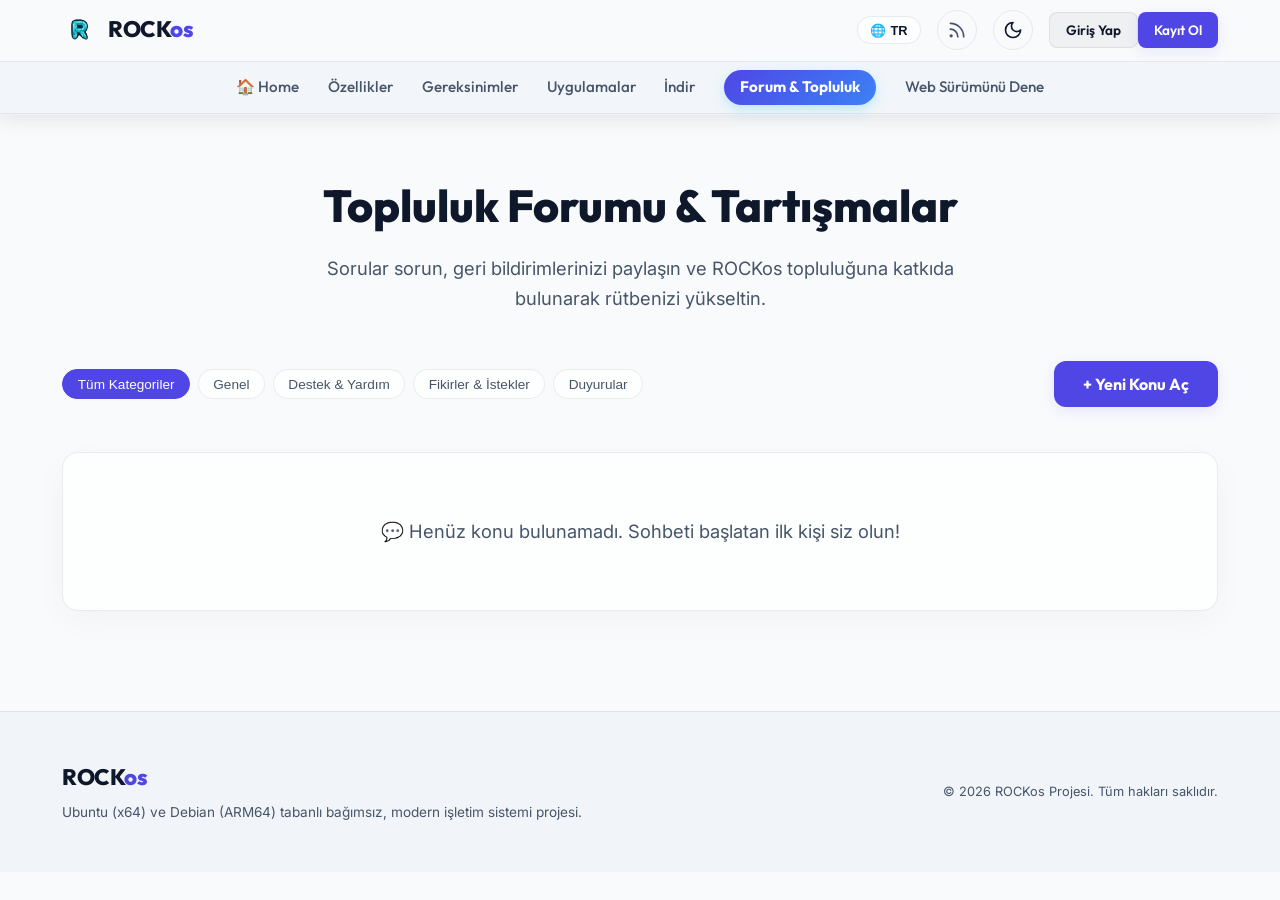
<file: forum.html>
<!DOCTYPE html>
<html lang="en">
<head>
    <meta charset="UTF-8">
    <meta name="viewport" content="width=device-width, initial-scale=1.0">
    <title>ROCKos Community Forum & Discussions</title>
    
    <meta name="description" content="Official ROCKos Linux Community Forum. Ask questions, share ideas, and level up your rank by contributing.">
    <meta name="keywords" content="ROCKos forum, linux forum, ubuntu community, debian forum, rockos support">
    
    <meta name="color-scheme" content="light dark">
    <script>
        {
            const savedTheme = localStorage.getItem("color-scheme");
            if (savedTheme === "light" || savedTheme === "dark") {
                document.querySelector('meta[name="color-scheme"]').content = savedTheme;
                document.documentElement.setAttribute('data-theme', savedTheme);
            }
        }
    </script>
    <link rel="alternate" type="application/rss+xml" title="ROCKos Updates Feed" href="feed.xml">

    <link rel="preconnect" href="https://fonts.googleapis.com">
    <link rel="preconnect" href="https://fonts.gstatic.com" crossorigin>
    <link href="https://fonts.googleapis.com/css2?family=Inter:wght@300;400;500;600;700&family=Outfit:wght@400;500;600;700;800&display=swap" rel="stylesheet">
    
    <link rel="stylesheet" href="style.css">
    <script src="translations.js"></script>
    <script src="firebase-config.js"></script>
</head>
<body class="forum-page-body">

    <!-- 2-Tier Full-Width Header / Navigation -->
    <header class="header">
        <div class="header-top">
            <div class="container header-container-top">
                <a href="index.html" class="logo-area" aria-label="ROCKos Home">
                    <div class="logo-fallback-wrapper">
                        <img src="logo.png" alt="ROCKos Logo" class="logo-img" onerror="this.style.display='none'; this.nextElementSibling.style.display='inline-block';">
                        <span class="logo-text-icon" style="display:none;">🪨</span>
                    </div>
                    <span class="logo-text">ROCK<span class="logo-accent">os</span></span>
                </a>

                <div class="header-actions">
                    <!-- Language Toggle -->
                    <button id="lang-toggle" class="lang-toggle-btn" title="Switch Language / Dil Değiştir">
                        <span class="lang-icon">🌐</span>
                        <span id="lang-text" class="lang-text">TR</span>
                    </button>

                    <!-- RSS Button -->
                    <a href="feed.xml" target="_blank" class="rss-link-btn" title="RSS Feed" aria-label="ROCKos RSS Updates Feed">
                        <svg viewBox="0 0 24 24" fill="none" stroke="currentColor" stroke-width="2" stroke-linecap="round" stroke-linejoin="round">
                            <path d="M4 11a9 9 0 0 1 9 9"></path>
                            <path d="M4 4a16 16 0 0 1 16 16"></path>
                            <circle cx="5" cy="19" r="1"></circle>
                        </svg>
                    </a>

                    <!-- Theme Toggle -->
                    <button id="theme-toggle" class="theme-toggle-btn" aria-label="Toggle Theme" title="Light/Dark Theme">
                        <svg class="sun-icon" viewBox="0 0 24 24" fill="none" stroke="currentColor" stroke-width="2" stroke-linecap="round" stroke-linejoin="round">
                            <circle cx="12" cy="12" r="4"></circle>
                            <path d="M12 2v2M12 20v2M4.93 4.93l1.41 1.41M17.66 17.66l1.41 1.41M2 12h2M20 12h2M6.34 17.66l-1.41 1.41M19.07 4.93l-1.41 1.41"></path>
                        </svg>
                        <svg class="moon-icon" viewBox="0 0 24 24" fill="none" stroke="currentColor" stroke-width="2" stroke-linecap="round" stroke-linejoin="round">
                            <path d="M12 3a6 6 0 0 0 9 9 9 9 0 1 1-9-9Z"></path>
                        </svg>
                    </button>

                    <!-- Auth Buttons & User Profile Area -->
                    <div id="auth-buttons-area" class="auth-buttons-wrapper">
                        <button id="btn-open-login" class="btn btn-secondary btn-sm" data-i18n="nav_login">Login</button>
                        <button id="btn-open-register" class="btn btn-primary btn-sm" data-i18n="nav_register">Register</button>
                    </div>

                    <div id="user-profile-badge" class="user-badge-container" style="display:none;">
                        <div class="user-info">
                            <span id="user-badge-name" class="user-name">User</span>
                            <span id="user-badge-level" class="user-level-tag">Lvl 1</span>
                            <span id="user-badge-role" class="user-role-tag member">MEMBER</span>
                        </div>
                        <button id="btn-admin-panel" class="btn btn-warning btn-sm" style="display:none;" data-i18n="nav_admin_panel">Admin Panel</button>
                        <button id="btn-logout" class="btn btn-secondary btn-sm" data-i18n="nav_logout">Logout</button>
                    </div>
                </div>
            </div>
        </div>

        <div class="header-bottom">
            <div class="container header-container-bottom">
                <nav class="nav-menu" aria-label="Main Menu">
                    <a href="index.html" class="nav-link">🏠 Home</a>
                    <a href="index.html#features" class="nav-link" data-i18n="nav_features">Features</a>
                    <a href="index.html#requirements" class="nav-link" data-i18n="nav_requirements">Requirements</a>
                    <a href="index.html#apps" class="nav-link" data-i18n="nav_apps">Apps</a>
                    <a href="index.html#download" class="nav-link" data-i18n="nav_download">Download</a>
                    <a href="forum.html" class="nav-link active nav-highlight" data-i18n="nav_forum">Forum & Community</a>
                    <a href="https://rockosweb.vercel.app" target="_blank" rel="noopener" class="nav-link" data-i18n="nav_try_web">Try on Web</a>
                </nav>
            </div>
        </div>
    </header>

    <!-- Main Content: Standalone Dedicated Forum Page -->
    <main class="main-content-spaced">
        <section class="forum-hero-section">
            <div class="container">
                <div class="forum-hero-box">
                    <h1 class="forum-main-title" data-i18n="forum_title">Community Forum & Discussions</h1>
                    <p class="forum-main-desc" data-i18n="forum_desc">Ask questions, share feedback, and level up your rank by contributing to the ROCKos community.</p>
                </div>

                <div class="forum-controls">
                    <div class="forum-filters">
                        <button class="forum-filter-btn active" data-category="all" data-i18n="forum_filter_all">All Categories</button>
                        <button class="forum-filter-btn" data-category="general" data-i18n="forum_filter_general">General</button>
                        <button class="forum-filter-btn" data-category="support" data-i18n="forum_filter_support">Support & Help</button>
                        <button class="forum-filter-btn" data-category="ideas" data-i18n="forum_filter_ideas">Ideas & Requests</button>
                        <button class="forum-filter-btn" data-category="announcements" data-i18n="forum_filter_announcements">Announcements</button>
                    </div>
                    <button id="btn-new-thread" class="btn btn-primary btn-lg" data-i18n="forum_btn_new_thread">+ Create New Topic</button>
                </div>

                <!-- Forum Threads Container (100% Empty for real user posts!) -->
                <div id="forum-threads-list" class="forum-threads-list">
                    <!-- Dynamically rendered by app.js -->
                </div>
            </div>
        </section>
    </main>

    <!-- Footer -->
    <footer class="footer">
        <div class="container footer-container">
            <div class="footer-brand">
                <span class="logo-text">ROCK<span class="logo-accent">os</span></span>
                <p data-i18n="footer_brand">An independent, modern operating system project based on Ubuntu (x64) and Debian (ARM64).</p>
            </div>
            <div class="footer-links">
                <p data-i18n="footer_copy">© 2026 ROCKos Project. All rights reserved.</p>
            </div>
        </div>
    </footer>

    <!-- MODAL WINDOWS -->
    <div id="modal-login" class="modal-overlay" style="display:none;">
        <div class="modal-card">
            <button class="modal-close-btn">&times;</button>
            <h3 data-i18n="login_modal_title">Welcome Back</h3>
            <p class="modal-desc" data-i18n="login_modal_subtitle">Log in to your ROCKos Community Account</p>
            
            <form id="form-login" class="modal-form">
                <div class="form-group">
                    <label data-i18n="username_label">Username</label>
                    <input type="text" id="login-username" required data-i18n="login_username_ph" placeholder="Enter your username">
                </div>
                <div class="form-group">
                    <label data-i18n="password_label">Password</label>
                    <input type="password" id="login-password" required data-i18n="login_password_ph" placeholder="Enter your password">
                </div>
                <button type="submit" class="btn btn-primary btn-block" data-i18n="login_btn">Login</button>
            </form>

            <div class="modal-footer-link">
                <span id="link-switch-register" data-i18n="need_account">Don't have an account? Register</span>
            </div>
        </div>
    </div>

    <div id="modal-register" class="modal-overlay" style="display:none;">
        <div class="modal-card">
            <button class="modal-close-btn">&times;</button>
            <h3 data-i18n="register_modal_title">Join Community</h3>
            <p class="modal-desc" data-i18n="register_modal_subtitle">Create a new ROCKos account to post & level up</p>
            
            <form id="form-register" class="modal-form">
                <div class="form-group">
                    <label data-i18n="username_label">Username</label>
                    <input type="text" id="register-username" required data-i18n="reg_username_ph" placeholder="Choose a username">
                </div>
                <div class="form-group">
                    <label data-i18n="password_label">Password</label>
                    <input type="password" id="register-password" required data-i18n="reg_password_ph" placeholder="Choose a password">
                </div>
                <button type="submit" class="btn btn-primary btn-block" data-i18n="register_btn">Create Account</button>
            </form>

            <div class="modal-footer-link">
                <span id="link-switch-login" data-i18n="already_account">Already have an account? Login</span>
            </div>
        </div>
    </div>

    <div id="modal-new-thread" class="modal-overlay" style="display:none;">
        <div class="modal-card modal-lg">
            <button class="modal-close-btn">&times;</button>
            <h3 data-i18n="new_thread_title">Start a New Discussion</h3>
            
            <form id="form-new-thread" class="modal-form">
                <div class="form-group">
                    <label data-i18n="thread_title_label">Topic Title</label>
                    <input type="text" id="thread-title-input" required placeholder="What's on your mind?">
                </div>
                <div class="form-group">
                    <label data-i18n="thread_category_label">Category</label>
                    <select id="thread-category-input" required>
                        <option value="general" data-i18n="forum_filter_general">General</option>
                        <option value="support" data-i18n="forum_filter_support">Support & Help</option>
                        <option value="ideas" data-i18n="forum_filter_ideas">Ideas & Requests</option>
                        <option value="announcements" data-i18n="forum_filter_announcements">Announcements</option>
                    </select>
                </div>
                <div class="form-group">
                    <label data-i18n="thread_content_label">Content / Message</label>
                    <textarea id="thread-content-input" rows="5" required placeholder="Describe your question or idea in detail..."></textarea>
                </div>
                <button type="submit" class="btn btn-primary btn-block" data-i18n="thread_submit_btn">Publish Topic (+20 XP)</button>
            </form>
        </div>
    </div>

    <div id="modal-thread-detail" class="modal-overlay" style="display:none;">
        <div class="modal-card modal-lg">
            <button class="modal-close-btn">&times;</button>
            <div id="thread-detail-container">
                <!-- Dynamically filled by app.js -->
            </div>
        </div>
    </div>

    <div id="modal-admin-panel" class="modal-overlay" style="display:none;">
        <div class="modal-card modal-xl">
            <button class="modal-close-btn">&times;</button>
            <h3 data-i18n="admin_panel_title">Admin Control Panel</h3>
            <p class="modal-desc" data-i18n="admin_panel_desc">Manage user roles, promote/demote ranks, and moderate community posts.</p>
            
            <div class="table-wrapper">
                <table class="admin-user-table">
                    <thead>
                        <tr>
                            <th data-i18n="user_list_col_user">User</th>
                            <th data-i18n="user_list_col_level">Level / XP</th>
                            <th data-i18n="user_list_col_role">Current Rank</th>
                            <th data-i18n="user_list_col_actions">Change Rank</th>
                        </tr>
                    </thead>
                    <tbody id="admin-user-list-body">
                        <!-- Dynamically filled by app.js -->
                    </tbody>
                </table>
            </div>
        </div>
    </div>

    <script src="app.js"></script>
</body>
</html>
</file>
<file: style.css>
@import url('https://fonts.googleapis.com/css2?family=Inter:wght@300;400;500;600;700&family=Outfit:wght@400;500;600;700;800&display=swap');

/* --- Modern Reset & Base --- */
:root {
    color-scheme: light dark;
    
    /* Font Tanımlamaları */
    --font-heading: 'Outfit', 'Inter', system-ui, -apple-system, sans-serif;
    --font-body: 'Inter', system-ui, -apple-system, sans-serif;

    /* AÇIK TEMA RENK DEĞİŞKENLERİ */
    --bg-light: #f8fafc;
    --bg-card-light: rgba(255, 255, 255, 0.7);
    --bg-card-hover-light: rgba(255, 255, 255, 0.95);
    --text-primary-light: #0f172a;
    --text-secondary-light: #475569;
    --border-light: rgba(15, 23, 42, 0.08);
    --shadow-light: 0 10px 35px rgba(15, 23, 42, 0.03);
    --shadow-hover-light: 0 20px 45px rgba(15, 23, 42, 0.07);
    --accent-light: #4f46e5; /* Indigo */
    --accent-glow-light: rgba(79, 70, 229, 0.1);
    --accent-hover-light: #4338ca;
    --badge-bg-light: rgba(79, 70, 229, 0.08);
    --badge-text-light: #4f46e5;
    --card-glow-light: rgba(79, 70, 229, 0.02);

    /* KOYU TEMA RENK DEĞİŞKENLERİ */
    --bg-dark: #070a13;
    --bg-card-dark: rgba(13, 20, 35, 0.5);
    --bg-card-hover-dark: rgba(18, 27, 47, 0.85);
    --text-primary-dark: #f8fafc;
    --text-secondary-dark: #94a3b8;
    --border-dark: rgba(255, 255, 255, 0.06);
    --shadow-dark: 0 10px 35px rgba(0, 0, 0, 0.3);
    --shadow-hover-dark: 0 20px 45px rgba(0, 0, 0, 0.5);
    --accent-dark: #6366f1; /* Neon Indigo */
    --accent-glow-dark: rgba(99, 102, 241, 0.3);
    --accent-hover-dark: #818cf8;
    --badge-bg-dark: rgba(99, 102, 241, 0.15);
    --badge-text-dark: #a5b4fc;
    --card-glow-dark: rgba(99, 102, 241, 0.05);

    /* Varsayılan Fallback Eşleşmeleri (prefers-color-scheme tabanlı) */
    --bg-color: var(--bg-light);
    --bg-card: var(--bg-card-light);
    --bg-card-hover: var(--bg-card-hover-light);
    --text-primary: var(--text-primary-light);
    --text-secondary: var(--text-secondary-light);
    --border-color: var(--border-light);
    --shadow: var(--shadow-light);
    --shadow-hover: var(--shadow-hover-light);
    --accent: var(--accent-light);
    --accent-glow: var(--accent-glow-light);
    --accent-hover: var(--accent-hover-light);
    --badge-bg: var(--badge-bg-light);
    --badge-text: var(--badge-text-light);
    --card-glow: var(--card-glow-light);
    
    --transition-speed: 0.3s;
}

/* Tarayıcı Tercihi Koyu Mod ise */
@media (prefers-color-scheme: dark) {
    :root {
        --bg-color: var(--bg-dark);
        --bg-card: var(--bg-card-dark);
        --bg-card-hover: var(--bg-card-hover-dark);
        --text-primary: var(--text-primary-dark);
        --text-secondary: var(--text-secondary-dark);
        --border-color: var(--border-dark);
        --shadow: var(--shadow-dark);
        --shadow-hover: var(--shadow-hover-dark);
        --accent: var(--accent-dark);
        --accent-glow: var(--accent-glow-dark);
        --accent-hover: var(--accent-hover-dark);
        --badge-bg: var(--badge-bg-dark);
        --badge-text: var(--badge-text-dark);
        --card-glow: var(--card-glow-dark);
    }
}

/* Tarayıcı light-dark() Desteğine Sahip ise */
@supports (color: light-dark(white, black)) {
    :root {
        --bg-color: light-dark(var(--bg-light), var(--bg-dark));
        --bg-card: light-dark(var(--bg-card-light), var(--bg-card-dark));
        --bg-card-hover: light-dark(var(--bg-card-hover-light), var(--bg-card-hover-dark));
        --text-primary: light-dark(var(--text-primary-light), var(--text-primary-dark));
        --text-secondary: light-dark(var(--text-secondary-light), var(--text-secondary-dark));
        --border-color: light-dark(var(--border-light), var(--border-dark));
        --shadow: light-dark(var(--shadow-light), var(--shadow-dark));
        --shadow-hover: light-dark(var(--shadow-hover-light), var(--shadow-hover-dark));
        --accent: light-dark(var(--accent-light), var(--accent-dark));
        --accent-glow: light-dark(var(--accent-glow-light), var(--accent-glow-dark));
        --accent-hover: light-dark(var(--accent-hover-light), var(--accent-hover-dark));
        --badge-bg: light-dark(var(--badge-bg-light), var(--badge-bg-dark));
        --badge-text: light-dark(var(--badge-text-light), var(--badge-text-dark));
        --card-glow: light-dark(var(--card-glow-light), var(--card-glow-dark));
    }
}

/* Kullanıcı Tarafından Elle Seçilen Arayüz override'ı */
html[data-theme="light"] {
    --bg-color: var(--bg-light);
    --bg-card: var(--bg-card-light);
    --bg-card-hover: var(--bg-card-hover-light);
    --text-primary: var(--text-primary-light);
    --text-secondary: var(--text-secondary-light);
    --border-color: var(--border-light);
    --shadow: var(--shadow-light);
    --shadow-hover: var(--shadow-hover-light);
    --accent: var(--accent-light);
    --accent-glow: var(--accent-glow-light);
    --accent-hover: var(--accent-hover-light);
    --badge-bg: var(--badge-bg-light);
    --badge-text: var(--badge-text-light);
    --card-glow: var(--card-glow-light);
}

html[data-theme="dark"] {
    --bg-color: var(--bg-dark);
    --bg-card: var(--bg-card-dark);
    --bg-card-hover: var(--bg-card-hover-dark);
    --text-primary: var(--text-primary-dark);
    --text-secondary: var(--text-secondary-dark);
    --border-color: var(--border-dark);
    --shadow: var(--shadow-dark);
    --shadow-hover: var(--shadow-hover-dark);
    --accent: var(--accent-dark);
    --accent-glow: var(--accent-glow-dark);
    --accent-hover: var(--accent-hover-dark);
    --badge-bg: var(--badge-bg-dark);
    --badge-text: var(--badge-text-dark);
    --card-glow: var(--card-glow-dark);
}

* {
    margin: 0;
    padding: 0;
    box-sizing: border-box;
}

html {
    scroll-behavior: smooth;
    accent-color: var(--accent);
}

body {
    font-family: var(--font-body);
    background-color: var(--bg-color);
    color: var(--text-primary);
    line-height: 1.6;
    overflow-x: hidden;
    transition: background-color var(--transition-speed) ease, color var(--transition-speed) ease, border-color var(--transition-speed) ease;
}

/* Custom Scrollbars */
:root {
    --color-scrollbar-track: light-dark(#f1f5f9, #0f172a);
    --color-scrollbar-thumb: light-dark(#cbd5e1, #334155);
    scrollbar-color: var(--color-scrollbar-thumb) var(--color-scrollbar-track);
}

/* --- Layout Elements --- */
.container {
    width: 94%;
    max-width: 1440px;
    margin: 0 auto;
    padding: 0 1.5rem;
}

.main-content-spaced {
    margin-top: 130px;
}

/* --- 2-Tier Full-Width Header --- */
.header {
    position: fixed;
    top: 0;
    left: 0;
    width: 100%;
    z-index: 1000;
    box-shadow: 0 4px 20px rgba(0,0,0,0.1);
}

.header-top {
    padding: 0.65rem 0;
    background-color: light-dark(rgba(248, 250, 252, 0.95), rgba(7, 10, 19, 0.92));
    backdrop-filter: blur(16px);
    border-bottom: 1px solid var(--border-color);
}

.header-container-top {
    display: flex;
    align-items: center;
    justify-content: space-between;
}

.header-bottom {
    padding: 0.5rem 0;
    background-color: light-dark(rgba(241, 245, 249, 0.85), rgba(13, 19, 31, 0.85));
    backdrop-filter: blur(12px);
    border-bottom: 1px solid var(--border-color);
}

.header-container-bottom {
    display: flex;
    align-items: center;
    justify-content: center;
}

.nav-menu {
    display: flex;
    align-items: center;
    gap: 1.8rem;
    flex-wrap: wrap;
    justify-content: center;
}

.nav-highlight {
    background: linear-gradient(135deg, var(--accent) 0%, #3b82f6 100%);
    color: #fff !important;
    padding: 0.35rem 1rem !important;
    border-radius: 20px;
    font-weight: 700 !important;
    box-shadow: 0 4px 12px rgba(56, 189, 248, 0.3);
}

.nav-highlight:hover {
    transform: translateY(-1px);
    box-shadow: 0 6px 16px rgba(56, 189, 248, 0.4);
}

.logo-area {
    display: flex;
    align-items: center;
    gap: 0.6rem;
    text-decoration: none;
    outline: none;
}

.logo-fallback-wrapper {
    display: flex;
    align-items: center;
}

.logo-img {
    height: 36px;
    width: auto;
}

.logo-text-icon {
    font-size: 1.6rem;
    margin-right: 0.5rem;
}

.logo-text {
    font-family: var(--font-heading);
    font-weight: 800;
    font-size: 1.4rem;
    color: var(--text-primary);
    letter-spacing: -0.5px;
}

.logo-accent {
    color: var(--accent);
}

.nav-menu {
    display: flex;
    align-items: center;
    gap: 1.8rem;
}

.nav-link {
    font-family: var(--font-heading);
    font-weight: 500;
    font-size: 0.95rem;
    color: var(--text-secondary);
    text-decoration: none;
    transition: color 0.2s ease;
}

.nav-link:hover {
    color: var(--accent);
}

.header-actions {
    display: flex;
    align-items: center;
    gap: 1rem;
}

.theme-toggle-btn {
    background: none;
    border: 1px solid var(--border-color);
    color: var(--text-primary);
    width: 40px;
    height: 40px;
    border-radius: 50%;
    cursor: pointer;
    display: flex;
    align-items: center;
    justify-content: center;
    transition: background-color 0.2s, border-color 0.2s, transform 0.2s;
    outline: none;
}

.theme-toggle-btn:hover {
    background-color: light-dark(rgba(0,0,0,0.03), rgba(255,255,255,0.05));
    border-color: var(--accent);
}

.theme-toggle-btn:active {
    transform: scale(0.95);
}

.theme-toggle-btn svg {
    width: 20px;
    height: 20px;
    transition: transform var(--transition-speed) cubic-bezier(0.4, 0, 0.2, 1);
}

/* Tema durumuna göre ikon gizle/göster */
/* Koyu temada güneşi göster, ayı gizle */
html[data-theme="dark"] .sun-icon { display: block; transform: rotate(45deg); }
html[data-theme="dark"] .moon-icon { display: none; }

/* Açık temada ayı göster, güneşi gizle */
html[data-theme="light"] .sun-icon { display: none; }
html[data-theme="light"] .moon-icon { display: block; }

/* Sistem tercihi (data-theme yokken) */
@media (prefers-color-scheme: dark) {
    :root:not([data-theme="light"]) .sun-icon { display: block; }
    :root:not([data-theme="light"]) .moon-icon { display: none; }
}
@media (prefers-color-scheme: light) {
    :root:not([data-theme="dark"]) .sun-icon { display: none; }
    :root:not([data-theme="dark"]) .moon-icon { display: block; }
}

/* --- Buttons --- */
.btn {
    display: inline-flex;
    align-items: center;
    justify-content: center;
    gap: 0.5rem;
    font-family: var(--font-heading);
    font-weight: 600;
    font-size: 0.95rem;
    padding: 0.75rem 1.5rem;
    border-radius: 8px;
    border: none;
    cursor: pointer;
    text-decoration: none;
    transition: all 0.2s ease;
    outline: none;
}

.btn-primary {
    background-color: var(--accent);
    color: #fff;
    box-shadow: 0 4px 14px var(--accent-glow);
}

.btn-primary:hover:not(:disabled) {
    background-color: var(--accent-hover);
    transform: translateY(-2px);
    box-shadow: 0 6px 20px var(--accent-glow);
}

.btn-secondary {
    background-color: light-dark(rgba(0,0,0,0.04), rgba(255,255,255,0.04));
    color: var(--text-primary);
    border: 1px solid var(--border-color);
}

.btn-secondary:hover:not(:disabled) {
    background-color: light-dark(rgba(0,0,0,0.08), rgba(255,255,255,0.08));
    border-color: var(--accent);
    transform: translateY(-2px);
}

.btn-sm {
    padding: 0.5rem 1rem;
    font-size: 0.85rem;
}

.btn-block {
    width: 100%;
}

.btn-icon {
    width: 18px;
    height: 18px;
}

/* --- Hero Section --- */
.hero-section {
    padding-top: 150px;
    padding-bottom: 80px;
    position: relative;
    overflow: hidden;
}

/* Dekoratif Background Blur Balonları */
.hero-section::before {
    content: '';
    position: absolute;
    top: 10%;
    right: -10%;
    width: 400px;
    height: 400px;
    background: radial-gradient(circle, var(--accent-glow) 0%, transparent 70%);
    z-index: -1;
    filter: blur(40px);
    pointer-events: none;
}

.hero-container {
    display: grid;
    grid-template-columns: 1.1fr 0.9fr;
    gap: 4rem;
    align-items: center;
}

.hero-content {
    display: flex;
    flex-direction: column;
    align-items: flex-start;
}

.badge {
    background-color: var(--badge-bg);
    color: var(--badge-text);
    padding: 0.35rem 0.9rem;
    border-radius: 50px;
    font-family: var(--font-heading);
    font-weight: 600;
    font-size: 0.8rem;
    margin-bottom: 1.5rem;
    display: inline-block;
    border: 1px solid var(--border-color);
}

.hero-title {
    font-family: var(--font-heading);
    font-size: 3rem;
    font-weight: 800;
    line-height: 1.15;
    letter-spacing: -1px;
    margin-bottom: 1.2rem;
}

.text-glow {
    background: linear-gradient(135deg, var(--accent) 0%, #818cf8 100%);
    -webkit-background-clip: text;
    -webkit-text-fill-color: transparent;
    position: relative;
}

.hero-subtitle {
    font-size: 1.1rem;
    color: var(--text-secondary);
    margin-bottom: 2rem;
    max-width: 540px;
}

.hero-ctas {
    display: flex;
    gap: 1rem;
}

/* Mockup Önizleme */
.hero-preview {
    display: flex;
    justify-content: center;
    perspective: 1000px;
}

.desktop-mockup {
    width: 100%;
    max-width: 480px;
    aspect-ratio: 16/10;
    border-radius: 12px;
    border: 1px solid var(--border-color);
    background-color: light-dark(#fff, #0a0e17);
    box-shadow: var(--shadow-hover);
    overflow: hidden;
    transform: rotateY(-8deg) rotateX(4deg);
    transition: transform 0.5s ease;
    animation: floatAnimation 6s ease-in-out infinite;
}

.desktop-mockup:hover {
    transform: rotateY(-2deg) rotateX(1deg) scale(1.02);
}

@keyframes floatAnimation {
    0%, 100% { transform: rotateY(-8deg) rotateX(4deg) translateY(0); }
    50% { transform: rotateY(-8deg) rotateX(4deg) translateY(-12px); }
}

.mockup-header {
    height: 30px;
    background-color: light-dark(#f1f5f9, #0f172a);
    display: flex;
    align-items: center;
    padding: 0 0.8rem;
    gap: 6px;
    border-bottom: 1px solid var(--border-color);
}

.dot {
    width: 10px;
    height: 10px;
    border-radius: 50%;
    display: inline-block;
}

.dot.red { background-color: #ef4444; }
.dot.yellow { background-color: #f59e0b; }
.dot.green { background-color: #22c55e; }

.mockup-title {
    font-size: 0.75rem;
    color: var(--text-secondary);
    margin-left: auto;
    margin-right: auto;
    font-family: var(--font-heading);
}

.mockup-body {
    flex-grow: 1;
    height: calc(100% - 30px);
    background-image: url('wallpaper.jpg'), linear-gradient(135deg, #1e1b4b 0%, #080c14 100%);
    background-size: cover;
    background-position: center;
    position: relative;
}

.desktop-overlay {
    position: absolute;
    top: 0;
    left: 0;
    width: 100%;
    height: 100%;
    background-color: rgba(0,0,0,0.15);
    display: flex;
    flex-direction: column;
    justify-content: space-between;
    align-items: center;
    padding: 1.5rem;
}

.desktop-logo {
    margin-top: auto;
    margin-bottom: auto;
    animation: logoPulse 4s ease-in-out infinite;
}

@keyframes logoPulse {
    0%, 100% { transform: scale(1); filter: drop-shadow(0 0 0px transparent); }
    50% { transform: scale(1.05); filter: drop-shadow(0 0 15px rgba(255, 255, 255, 0.4)); }
}

.desktop-logo-img {
    height: 60px;
    width: auto;
}

.desktop-logo-fallback {
    color: #fff;
    filter: drop-shadow(0 0 10px rgba(99, 102, 241, 0.5));
}

.desktop-bottom-bar {
    width: 100%;
    height: 32px;
    background-color: rgba(13, 20, 35, 0.7);
    backdrop-filter: blur(10px);
    border: 1px solid rgba(255, 255, 255, 0.08);
    border-radius: 8px;
    display: flex;
    align-items: center;
    justify-content: space-between;
    padding: 0 0.5rem;
}

.bar-menu-icon img {
    height: 16px;
    width: auto;
    cursor: pointer;
}

.bar-app-icons {
    display: flex;
    gap: 8px;
}

.app-icon {
    width: 16px;
    height: 16px;
    border-radius: 4px;
    background-color: rgba(255,255,255,0.2);
    cursor: pointer;
}

.app-icon.terminal { background-color: #3b82f6; }
.app-icon.files { background-color: #f59e0b; }
.app-icon.browser { background-color: #10b981; }

.bar-status {
    font-size: 0.7rem;
    color: #fff;
    font-weight: 500;
}

/* --- Features Section --- */
.features-section {
    padding: 80px 0;
    position: relative;
}

.section-header {
    text-align: center;
    margin-bottom: 4rem;
}

.section-title {
    font-family: var(--font-heading);
    font-size: 2.2rem;
    font-weight: 700;
    margin-bottom: 0.8rem;
}

.section-description {
    color: var(--text-secondary);
    max-width: 600px;
    margin: 0 auto;
}

.features-grid {
    display: grid;
    grid-template-columns: repeat(auto-fit, minmax(260px, 1fr));
    gap: 2rem;
}

.feature-card {
    background-color: var(--bg-card);
    border: 1px solid var(--border-color);
    border-radius: 12px;
    padding: 2.2rem 1.8rem;
    box-shadow: var(--shadow);
    transition: transform 0.3s ease, box-shadow 0.3s ease, background-color 0.3s;
    backdrop-filter: blur(10px);
}

.feature-card:hover {
    transform: translateY(-5px);
    box-shadow: var(--shadow-hover);
    background-color: var(--bg-card-hover);
    border-color: var(--accent);
}

.feature-icon-wrapper {
    background-color: var(--badge-bg);
    color: var(--accent);
    width: 50px;
    height: 50px;
    border-radius: 10px;
    display: flex;
    align-items: center;
    justify-content: center;
    margin-bottom: 1.5rem;
}

.feature-icon {
    width: 24px;
    height: 24px;
}

.feature-card-title {
    font-family: var(--font-heading);
    font-size: 1.25rem;
    font-weight: 600;
    margin-bottom: 0.8rem;
}

.feature-card-text {
    font-size: 0.9rem;
    color: var(--text-secondary);
}

/* --- Download Section --- */
.download-section {
    padding: 80px 0;
    background-color: light-dark(rgba(0,0,0,0.01), rgba(255,255,255,0.01));
    border-top: 1px solid var(--border-color);
    border-bottom: 1px solid var(--border-color);
}

.download-grid {
    display: grid;
    grid-template-columns: repeat(auto-fit, minmax(340px, 1fr));
    gap: 2.5rem;
    margin-top: 3rem;
}

.download-card {
    background-color: var(--bg-card);
    border: 1px solid var(--border-color);
    border-radius: 16px;
    padding: 2.5rem;
    box-shadow: var(--shadow);
    display: flex;
    flex-direction: column;
    align-items: flex-start;
    position: relative;
    overflow: hidden;
    backdrop-filter: blur(10px);
    transition: border-color 0.3s, box-shadow 0.3s, background-color 0.3s;
}

.download-card:hover {
    border-color: var(--accent);
    box-shadow: var(--shadow-hover);
    background-color: var(--bg-card-hover);
}

.download-card::after {
    content: '';
    position: absolute;
    bottom: 0;
    right: 0;
    width: 120px;
    height: 120px;
    background: radial-gradient(circle, var(--accent-glow) 0%, transparent 70%);
    pointer-events: none;
    z-index: 1;
}

.card-badge {
    font-family: var(--font-heading);
    font-size: 0.75rem;
    font-weight: 600;
    letter-spacing: 0.5px;
    background-color: var(--badge-bg);
    color: var(--badge-text);
    padding: 0.25rem 0.75rem;
    border-radius: 4px;
    margin-bottom: 1.2rem;
    border: 1px solid var(--border-color);
}

.download-card-title {
    font-family: var(--font-heading);
    font-size: 1.6rem;
    font-weight: 700;
    margin-bottom: 0.8rem;
}

.download-card-desc {
    font-size: 0.95rem;
    color: var(--text-secondary);
    margin-bottom: 1.8rem;
}

.download-details {
    list-style: none;
    width: 100%;
    margin-bottom: 2rem;
    display: flex;
    flex-direction: column;
    gap: 0.8rem;
    border-top: 1px solid var(--border-color);
    border-bottom: 1px solid var(--border-color);
    padding: 1.2rem 0;
}

.download-details li {
    font-size: 0.9rem;
    display: flex;
    justify-content: space-between;
}

.download-details strong {
    font-weight: 500;
    color: var(--text-secondary);
}

.download-hint {
    margin-top: 1rem;
    font-size: 0.75rem;
    color: var(--text-secondary);
    text-align: center;
    width: 100%;
}

.local-link {
    color: var(--accent);
    text-decoration: underline;
}

/* --- Opensource (Açık Kaynak) Section --- */
.opensource-section {
    padding: 80px 0;
}

.opensource-box {
    background-color: var(--bg-card);
    border: 1px solid var(--border-color);
    border-radius: 16px;
    padding: 3rem;
    box-shadow: var(--shadow);
    display: grid;
    grid-template-columns: 60px 1fr;
    gap: 2rem;
    align-items: center;
    backdrop-filter: blur(10px);
    transition: border-color 0.3s, box-shadow 0.3s, background-color 0.3s;
}

.opensource-box:hover {
    border-color: var(--accent);
    box-shadow: var(--shadow-hover);
    background-color: var(--bg-card-hover);
}

.opensource-icon-container {
    background-color: var(--badge-bg);
    color: var(--accent);
    width: 60px;
    height: 60px;
    border-radius: 12px;
    display: flex;
    align-items: center;
    justify-content: center;
}

.opensource-icon {
    width: 32px;
    height: 32px;
}

.opensource-content h2 {
    font-family: var(--font-heading);
    font-size: 1.8rem;
    font-weight: 700;
    margin-bottom: 0.8rem;
}

.opensource-content p {
    color: var(--text-secondary);
    margin-bottom: 1.5rem;
    max-width: 800px;
    font-size: 0.95rem;
}

/* --- Disclaimer Section --- */
.disclaimer-section {
    padding: 80px 0;
}

.disclaimer-box {
    background-color: light-dark(rgba(245, 158, 11, 0.05), rgba(245, 158, 11, 0.08));
    border: 1px dashed rgba(245, 158, 11, 0.35);
    border-radius: 12px;
    padding: 2.5rem;
    display: grid;
    grid-template-columns: 50px 1fr;
    gap: 1.5rem;
    align-items: flex-start;
}

.disclaimer-icon-container {
    color: #d97706; /* Amber 600 */
    display: flex;
    align-items: center;
    justify-content: center;
    padding-top: 2px;
}

.disclaimer-icon {
    width: 36px;
    height: 36px;
}

.disclaimer-content h3 {
    font-family: var(--font-heading);
    font-size: 1.3rem;
    font-weight: 700;
    color: light-dark(#92400e, #fbbf24);
    margin-bottom: 1rem;
}

.disclaimer-content p {
    font-size: 0.9rem;
    color: light-dark(#78350f, #f3f4f6);
    margin-bottom: 1rem;
}

.disclaimer-content p:last-child {
    margin-bottom: 0;
}

/* --- Footer --- */
.footer {
    background-color: light-dark(#f1f5f9, #090c13);
    border-top: 1px solid var(--border-color);
    padding: 3rem 0;
}

.footer-container {
    display: flex;
    align-items: center;
    justify-content: space-between;
}

.footer-brand p {
    font-size: 0.85rem;
    color: var(--text-secondary);
    margin-top: 0.4rem;
}

.footer-links {
    text-align: right;
}

.footer-links p {
    font-size: 0.8rem;
    color: var(--text-secondary);
    margin-bottom: 0.3rem;
}

.footer-links p:last-child {
    margin-bottom: 0;
}

/* --- Responsive Styling (Mobil & Tablet) --- */
@media (max-width: 992px) {
    .hero-container {
        grid-template-columns: 1fr;
        gap: 3rem;
        text-align: center;
    }
    
    .hero-content {
        align-items: center;
    }
    
    .hero-subtitle {
        margin-left: auto;
        margin-right: auto;
    }
    
    .hero-title {
        font-size: 2.5rem;
    }
    
    .hero-preview {
        transform: none;
    }
    
    .desktop-mockup {
        transform: none;
        animation: none;
    }
    
    .desktop-mockup:hover {
        transform: scale(1.01);
    }

    .opensource-box {
        grid-template-columns: 1fr;
        text-align: center;
        padding: 2rem;
    }

    .opensource-icon-container {
        margin: 0 auto;
    }
}

@media (max-width: 768px) {
    .header-container {
        padding: 0 1rem;
    }
    
    .nav-menu {
        display: none; /* Basitlik için mobil menü linklerini gizle */
    }
    
    .nav-cta {
        display: none;
    }
    
    .hero-title {
        font-size: 2.2rem;
    }
    
    .hero-ctas {
        width: 100%;
        flex-direction: column;
        gap: 0.8rem;
    }
    
    .btn {
        width: 100%;
    }
    
    .download-grid {
        grid-template-columns: 1fr;
    }
    
    .disclaimer-box {
        grid-template-columns: 1fr;
        text-align: center;
        padding: 1.5rem;
    }
    
    .disclaimer-icon-container {
        margin: 0 auto;
    }
    
    .footer-container {
        flex-direction: column;
        text-align: center;
        gap: 1.5rem;
    }
    
    .footer-links {
        text-align: center;
    }
}

/* --- Post Install Alert --- */
.post-install-alert {
    background-color: light-dark(rgba(239, 68, 68, 0.05), rgba(239, 68, 68, 0.08));
    border: 1px solid rgba(239, 68, 68, 0.3);
    border-radius: 12px;
    padding: 1.8rem;
    margin: 2rem 0;
    display: grid;
    grid-template-columns: 40px 1fr;
    gap: 1.2rem;
    align-items: flex-start;
    box-shadow: 0 4px 20px rgba(239, 68, 68, 0.05);
}

.post-install-alert .alert-icon {
    color: #ef4444;
}

.post-install-alert .alert-icon svg {
    width: 32px;
    height: 32px;
}

.post-install-alert .alert-content h4 {
    font-family: var(--font-heading);
    font-size: 1.15rem;
    font-weight: 700;
    color: light-dark(#b91c1c, #f87171);
    margin-bottom: 0.5rem;
    text-transform: uppercase;
    letter-spacing: 0.5px;
}

.post-install-alert .alert-content p {
    font-size: 0.95rem;
    color: var(--text-secondary);
    margin-bottom: 1rem;
}

.code-block-wrapper {
    background-color: light-dark(#0f172a, #090c13);
    border: 1px solid var(--border-color);
    border-radius: 6px;
    padding: 0.8rem 1.2rem;
    display: flex;
    align-items: center;
    justify-content: space-between;
    font-family: monospace;
    font-size: 0.95rem;
    color: #38bdf8;
    max-width: fit-content;
}

.terminal-command {
    user-select: all;
}

/* --- Interactive Mockup Tabs --- */
.mockup-tabs {
    display: flex;
    gap: 6px;
    margin-left: auto;
}

.mockup-tab-btn {
    background: none;
    border: 1px solid var(--border-color);
    color: var(--text-secondary);
    font-size: 0.7rem;
    padding: 0.15rem 0.5rem;
    border-radius: 4px;
    cursor: pointer;
    font-family: var(--font-heading);
    transition: all 0.2s ease;
    outline: none;
}

.mockup-tab-btn.active, .mockup-tab-btn:hover {
    background-color: var(--accent);
    color: #fff;
    border-color: var(--accent);
}

.mockup-tab-content {
    display: none;
    height: 100%;
    width: 100%;
}

.mockup-tab-content.active {
    display: block;
}

/* --- Terminal Simulation --- */
.terminal-container {
    background-color: #0c0f17;
    color: #00f5d4;
    font-family: 'Courier New', Courier, monospace;
    padding: 1.5rem;
    height: 100%;
    font-size: 0.8rem;
    text-align: left;
    overflow-y: auto;
}

.terminal-input-line {
    display: flex;
    gap: 8px;
    margin-bottom: 0.8rem;
}

.prompt {
    color: #3b82f6;
    font-weight: bold;
}

.typed-text {
    color: #f8fafc;
}

.terminal-output {
    color: #94a3b8;
    line-height: 1.5;
}

.terminal-output p {
    margin-bottom: 0.4rem;
}

.cursor {
    animation: terminalBlink 1s step-end infinite;
}

@keyframes terminalBlink {
    from, to { color: transparent; }
    50% { color: #f8fafc; }
}

/* --- Files Simulation --- */
.files-container {
    background-color: light-dark(#fff, #0a0e17);
    display: grid;
    grid-template-columns: 110px 1fr;
    height: 100%;
    text-align: left;
    color: var(--text-primary);
}

.files-sidebar {
    background-color: light-dark(#f1f5f9, #0e1320);
    border-right: 1px solid var(--border-color);
    padding: 0.8rem 0.4rem;
    display: flex;
    flex-direction: column;
    gap: 5px;
}

.sidebar-item {
    font-size: 0.65rem;
    padding: 0.3rem 0.5rem;
    border-radius: 4px;
    cursor: pointer;
    font-weight: 500;
}

.sidebar-item.active, .sidebar-item:hover {
    background-color: var(--badge-bg);
    color: var(--badge-text);
}

.files-view {
    padding: 1rem;
    display: flex;
    gap: 1.2rem;
    align-content: flex-start;
    flex-wrap: wrap;
}

.file-item {
    display: flex;
    flex-direction: column;
    align-items: center;
    gap: 4px;
    cursor: pointer;
    width: 65px;
    text-align: center;
}

.file-icon {
    font-size: 1.5rem;
}

.file-name {
    font-size: 0.6rem;
    color: var(--text-secondary);
    word-break: break-all;
    font-weight: 500;
}

/* --- Requirements Section --- */
.requirements-section {
    padding: 80px 0;
    border-top: 1px solid var(--border-color);
}

.requirements-grid {
    display: grid;
    grid-template-columns: repeat(auto-fit, minmax(300px, 1fr));
    gap: 2.5rem;
    margin-top: 2rem;
}

.requirements-card {
    background-color: var(--bg-card);
    border: 1px solid var(--border-color);
    border-radius: 12px;
    padding: 2.2rem;
    box-shadow: var(--shadow);
    position: relative;
    overflow: hidden;
    transition: transform 0.3s, box-shadow 0.3s;
    backdrop-filter: blur(10px);
}

.requirements-card:hover {
    transform: translateY(-4px);
    box-shadow: var(--shadow-hover);
}

.requirements-card.recommended {
    border-color: var(--accent);
}

.requirements-card.recommended::before {
    content: '';
    position: absolute;
    top: 0;
    left: 0;
    width: 100%;
    height: 4px;
    background: linear-gradient(90deg, var(--accent) 0%, #818cf8 100%);
}

.rec-badge {
    position: absolute;
    top: 1rem;
    right: 1rem;
    background-color: var(--badge-bg);
    color: var(--badge-text);
    font-size: 0.7rem;
    font-weight: 600;
    padding: 0.2rem 0.6rem;
    border-radius: 4px;
    border: 1px solid var(--border-color);
}

.requirements-card h3 {
    font-family: var(--font-heading);
    font-size: 1.3rem;
    font-weight: 700;
    margin-bottom: 1.5rem;
}

.specs-list {
    list-style: none;
    display: flex;
    flex-direction: column;
    gap: 0.8rem;
}

.specs-list li {
    font-size: 0.9rem;
    color: var(--text-secondary);
    border-bottom: 1px solid light-dark(rgba(0,0,0,0.03), rgba(255,255,255,0.03));
    padding-bottom: 0.6rem;
    text-align: left;
}

.specs-list li:last-child {
    border-bottom: none;
    padding-bottom: 0;
}

.specs-list strong {
    color: var(--text-primary);
}

/* --- Pre-installed Apps Section --- */
.apps-section {
    padding: 80px 0;
    background-color: light-dark(rgba(0,0,0,0.01), rgba(255,255,255,0.01));
    border-top: 1px solid var(--border-color);
}

.apps-grid {
    display: grid;
    grid-template-columns: repeat(auto-fit, minmax(240px, 1fr));
    gap: 2rem;
    margin-top: 2rem;
}

.app-showcase-card {
    background-color: var(--bg-card);
    border: 1px solid var(--border-color);
    border-radius: 12px;
    padding: 2.2rem 2rem;
    box-shadow: var(--shadow);
    display: flex;
    flex-direction: column;
    align-items: center;
    text-align: center;
    transition: transform 0.3s, box-shadow 0.3s;
    backdrop-filter: blur(10px);
}

.app-showcase-card:hover {
    transform: translateY(-4px);
    box-shadow: var(--shadow-hover);
    border-color: var(--accent);
}

.app-icon-box {
    width: 60px;
    height: 60px;
    border-radius: 12px;
    display: flex;
    align-items: center;
    justify-content: center;
    font-size: 1.6rem;
    margin-bottom: 1.2rem;
}

.app-icon-box.terminal-theme { background-color: rgba(0, 245, 212, 0.08); color: #00f5d4; }
.app-icon-box.browser-theme { background-color: rgba(59, 130, 246, 0.08); color: #3b82f6; }
.app-icon-box.files-theme { background-color: rgba(245, 158, 11, 0.08); color: #f59e0b; }
.app-icon-box.ota-theme { background-color: rgba(99, 102, 241, 0.08); color: #6366f1; }

.app-showcase-card h4 {
    font-family: var(--font-heading);
    font-size: 1.15rem;
    font-weight: 600;
    margin-bottom: 0.5rem;
}

.app-showcase-card p {
    font-size: 0.85rem;
    color: var(--text-secondary);
}

/* --- FAQ Section --- */
.faq-section {
    padding: 80px 0;
    border-top: 1px solid var(--border-color);
}

.faq-accordion {
    max-width: 800px;
    margin: 2rem auto 0 auto;
    display: flex;
    flex-direction: column;
    gap: 1rem;
}

.faq-item {
    background-color: var(--bg-card);
    border: 1px solid var(--border-color);
    border-radius: 8px;
    overflow: hidden;
    transition: border-color 0.2s;
    text-align: left;
}

.faq-item:hover {
    border-color: var(--accent);
}

.faq-question {
    padding: 1.2rem 1.5rem;
    font-family: var(--font-heading);
    font-weight: 600;
    font-size: 1.05rem;
    cursor: pointer;
    user-select: none;
    outline: none;
    color: var(--text-primary);
}

.faq-question::-webkit-details-marker {
    display: none;
}

.faq-answer {
    padding: 0 1.5rem 1.5rem 1.5rem;
    font-size: 0.95rem;
    color: var(--text-secondary);
    border-top: 1px solid var(--border-color);
    padding-top: 1rem;
}

/* --- RSS Feed Button --- */
.rss-link-btn {
    display: flex;
    align-items: center;
    justify-content: center;
    width: 40px;
    height: 40px;
    border-radius: 50%;
    border: 1px solid var(--border-color);
    color: var(--text-secondary);
    transition: all 0.2s ease;
    outline: none;
    text-decoration: none;
}

.rss-link-btn:hover {
    background-color: light-dark(rgba(0,0,0,0.03), rgba(255,255,255,0.05));
    color: #f97316;
    border-color: #f97316;
}

.rss-link-btn svg {
    width: 20px;
    height: 20px;
}

/* --- Language Toggle Button --- */
.lang-toggle-btn {
    display: flex;
    align-items: center;
    gap: 5px;
    padding: 0.35rem 0.75rem;
    border-radius: 20px;
    border: 1px solid var(--border-color);
    background: var(--bg-card);
    color: var(--text-primary);
    font-weight: 600;
    font-size: 0.8rem;
    cursor: pointer;
    transition: all 0.2s ease;
}

.lang-toggle-btn:hover {
    border-color: var(--accent);
    color: var(--accent);
}

/* --- User Badge & Auth Area --- */
.user-badge-container {
    display: flex;
    align-items: center;
    gap: 0.6rem;
    background-color: var(--bg-card);
    border: 1px solid var(--border-color);
    padding: 0.25rem 0.6rem;
    border-radius: 30px;
}

.user-info {
    display: flex;
    align-items: center;
    gap: 6px;
}

.user-name {
    font-weight: 700;
    font-size: 0.85rem;
}

.user-level-tag {
    background-color: #3b82f6;
    color: #fff;
    font-size: 0.65rem;
    font-weight: 700;
    padding: 0.15rem 0.45rem;
    border-radius: 10px;
}

.user-role-tag {
    font-size: 0.65rem;
    font-weight: 800;
    padding: 0.15rem 0.45rem;
    border-radius: 4px;
    text-transform: uppercase;
}

.user-role-tag.admin {
    background: linear-gradient(135deg, #f59e0b 0%, #d97706 100%);
    color: #fff;
}

.user-role-tag.moderator {
    background: linear-gradient(135deg, #8b5cf6 0%, #6d28d9 100%);
    color: #fff;
}

.user-role-tag.developer {
    background: linear-gradient(135deg, #10b981 0%, #059669 100%);
    color: #fff;
}

.user-role-tag.member {
    background-color: var(--border-color);
    color: var(--text-secondary);
}

/* --- Forum Standalone Page Styles --- */
.forum-hero-section {
    padding: 40px 0 100px 0;
}

.forum-hero-box {
    text-align: center;
    margin-bottom: 3rem;
}

.forum-main-title {
    font-family: var(--font-heading);
    font-size: 2.8rem;
    font-weight: 800;
    color: var(--text-primary);
    margin-bottom: 0.8rem;
}

.forum-main-desc {
    font-size: 1.15rem;
    color: var(--text-secondary);
    max-width: 700px;
    margin: 0 auto;
}

.btn-lg {
    padding: 0.8rem 1.8rem;
    font-size: 1rem;
    font-weight: 700;
    border-radius: 12px;
}

.forum-controls {
    display: flex;
    justify-content: space-between;
    align-items: center;
    flex-wrap: wrap;
    gap: 1.5rem;
    margin-top: 2.5rem;
    margin-bottom: 2.8rem;
}

.forum-filters {
    display: flex;
    gap: 8px;
    flex-wrap: wrap;
}

.forum-filter-btn {
    background: var(--bg-card);
    border: 1px solid var(--border-color);
    color: var(--text-secondary);
    padding: 0.4rem 0.9rem;
    border-radius: 20px;
    font-size: 0.85rem;
    cursor: pointer;
    font-weight: 500;
    transition: all 0.2s ease;
}

.forum-filter-btn.active, .forum-filter-btn:hover {
    background-color: var(--accent);
    color: #fff;
    border-color: var(--accent);
}

.forum-threads-list {
    display: flex;
    flex-direction: column;
    gap: 1.8rem;
}

.thread-card {
    background-color: var(--bg-card);
    border: 1px solid var(--border-color);
    border-radius: 16px;
    padding: 2.2rem;
    box-shadow: var(--shadow);
    transition: transform 0.2s, border-color 0.2s;
    cursor: pointer;
    text-align: left;
}

.thread-card:hover {
    transform: translateY(-2px);
    border-color: var(--accent);
}

.thread-header {
    display: flex;
    justify-content: space-between;
    align-items: center;
    margin-bottom: 0.6rem;
}

.thread-author-area {
    display: flex;
    align-items: center;
    gap: 8px;
}

.thread-category-badge {
    background-color: var(--badge-bg);
    color: var(--badge-text);
    font-size: 0.7rem;
    font-weight: 600;
    padding: 0.2rem 0.6rem;
    border-radius: 4px;
    text-transform: capitalize;
}

.thread-title {
    font-family: var(--font-heading);
    font-size: 1.2rem;
    font-weight: 700;
    color: var(--text-primary);
    margin-bottom: 0.5rem;
}

.thread-snippet {
    font-size: 0.9rem;
    color: var(--text-secondary);
    margin-bottom: 1rem;
    line-height: 1.5;
}

.thread-footer {
    display: flex;
    justify-content: space-between;
    align-items: center;
    border-top: 1px solid var(--border-color);
    padding-top: 0.8rem;
    font-size: 0.8rem;
    color: var(--text-secondary);
}

.thread-actions {
    display: flex;
    align-items: center;
    gap: 12px;
}

.like-dislike-btn {
    background: none;
    border: 1px solid var(--border-color);
    color: var(--text-secondary);
    padding: 0.2rem 0.6rem;
    border-radius: 6px;
    cursor: pointer;
    display: flex;
    align-items: center;
    gap: 4px;
    font-size: 0.8rem;
    transition: all 0.2s;
}

.like-dislike-btn:hover, .like-dislike-btn.active-like {
    border-color: #10b981;
    color: #10b981;
}

.like-dislike-btn.active-dislike {
    border-color: #ef4444;
    color: #ef4444;
}

/* --- Modals --- */
.modal-overlay {
    position: fixed;
    top: 0;
    left: 0;
    width: 100%;
    height: 100%;
    background-color: rgba(0, 0, 0, 0.65);
    backdrop-filter: blur(6px);
    display: flex;
    align-items: center;
    justify-content: center;
    z-index: 9999;
    padding: 1rem;
}

.modal-card {
    background-color: var(--bg-card);
    border: 1px solid var(--border-color);
    border-radius: 20px;
    width: 100%;
    max-width: 480px;
    padding: 2.8rem;
    position: relative;
    box-shadow: 0 25px 50px rgba(0,0,0,0.35);
    text-align: left;
}

.modal-card.modal-lg {
    max-width: 650px;
}

.modal-card.modal-xl {
    max-width: 850px;
}

.modal-close-btn {
    position: absolute;
    top: 1rem;
    right: 1.2rem;
    background: none;
    border: none;
    font-size: 1.6rem;
    color: var(--text-secondary);
    cursor: pointer;
}

.modal-desc {
    font-size: 0.9rem;
    color: var(--text-secondary);
    margin-bottom: 1.5rem;
}

.modal-form {
    display: flex;
    flex-direction: column;
    gap: 1rem;
}

.form-group {
    display: flex;
    flex-direction: column;
    gap: 0.4rem;
}

.form-group label {
    font-size: 0.85rem;
    font-weight: 600;
    color: var(--text-primary);
}

.form-group input, .form-group select, .form-group textarea {
    background-color: light-dark(#f8fafc, #0a0e17);
    border: 1px solid var(--border-color);
    color: var(--text-primary);
    padding: 0.7rem 1rem;
    border-radius: 8px;
    font-family: inherit;
    font-size: 0.9rem;
    outline: none;
}

.form-group input:focus, .form-group select:focus, .form-group textarea:focus {
    border-color: var(--accent);
}

.modal-footer-link {
    margin-top: 1.2rem;
    text-align: center;
    font-size: 0.85rem;
    color: var(--accent);
    cursor: pointer;
    font-weight: 500;
}

/* --- Admin Rank Table --- */
.table-wrapper {
    overflow-x: auto;
    margin-top: 1rem;
}

.admin-user-table {
    width: 100%;
    border-collapse: collapse;
    font-size: 0.9rem;
}

.admin-user-table th, .admin-user-table td {
    padding: 0.8rem 1rem;
    border-bottom: 1px solid var(--border-color);
    text-align: left;
}

.admin-user-table th {
    background-color: light-dark(#f1f5f9, #0e1320);
    font-weight: 700;
}

.btn-warning {
    background-color: #f59e0b;
    color: #fff;
}
.btn-warning:hover {
    background-color: #d97706;
}

/* --- Turbo Edition Styles --- */
.download-edition-header {
    margin-bottom: 2rem;
    text-align: left;
}

.edition-title {
    font-family: var(--font-heading);
    font-size: 1.6rem;
    font-weight: 800;
    color: var(--text-primary);
}

.edition-desc {
    font-size: 0.95rem;
    color: var(--text-secondary);
    margin-top: 0.3rem;
}

.turbo-label-tag {
    display: inline-block;
    background: linear-gradient(135deg, #f59e0b 0%, #ef4444 100%);
    color: #fff;
    font-size: 0.75rem;
    font-weight: 800;
    padding: 0.25rem 0.75rem;
    border-radius: 20px;
    margin-bottom: 0.5rem;
    letter-spacing: 0.5px;
}

.turbo-card {
    border: 1px solid rgba(245, 158, 11, 0.4);
    box-shadow: 0 10px 30px rgba(245, 158, 11, 0.1);
    position: relative;
    overflow: hidden;
}

.turbo-card::before {
    content: '';
    position: absolute;
    top: 0;
    left: 0;
    width: 100%;
    height: 4px;
    background: linear-gradient(90deg, #f59e0b, #ef4444);
}

.turbo-card:hover {
    border-color: #f59e0b;
    transform: translateY(-4px);
    box-shadow: 0 15px 35px rgba(245, 158, 11, 0.2);
}

.turbo-badge {
    background: linear-gradient(135deg, rgba(245, 158, 11, 0.15), rgba(239, 68, 68, 0.15));
    color: #f59e0b;
    border: 1px solid rgba(245, 158, 11, 0.3);
    font-weight: 700;
}
</file>
